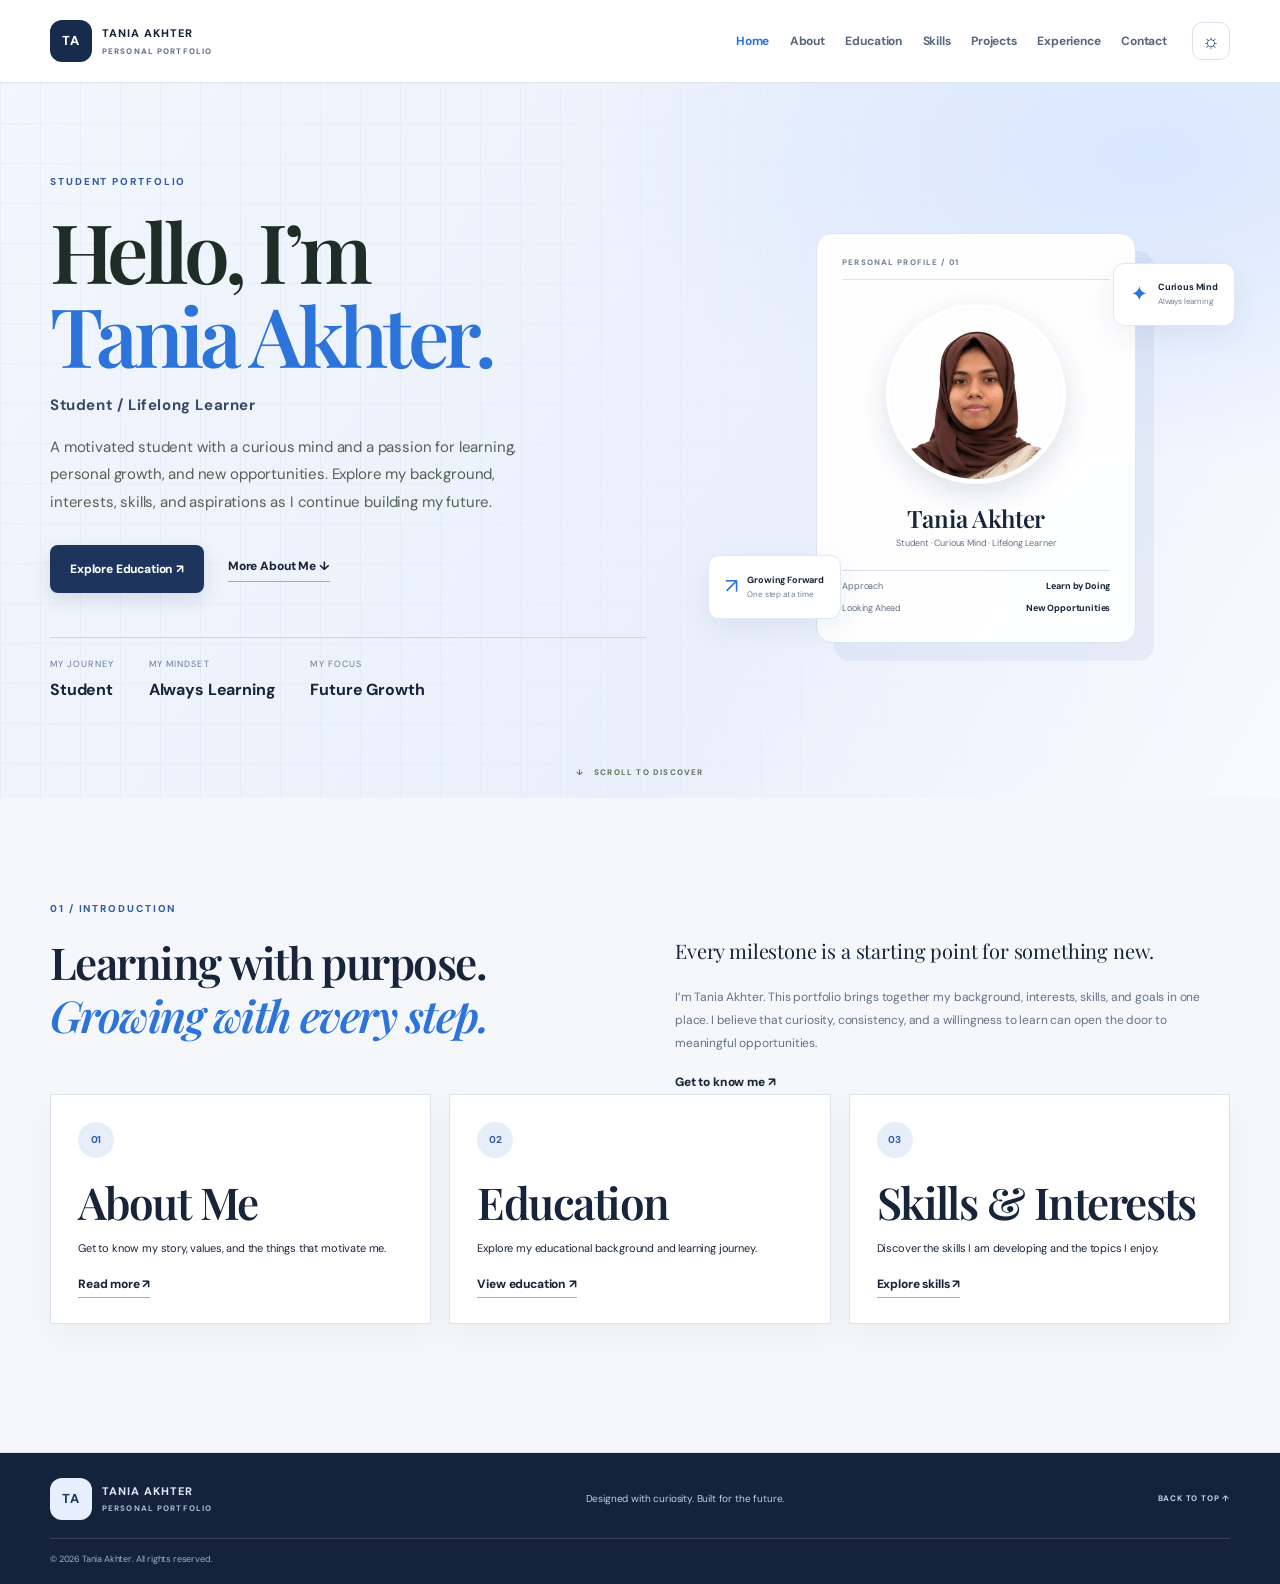
<file: index.html>
<!doctype html>
<html lang="en">
<head>
  <meta charset="utf-8">
  <meta name="viewport" content="width=device-width, initial-scale=1">
  <meta name="description" content="Tania Akhter's personal student portfolio">
  <title>Home | Tania Akhter</title>

  <!-- Google Fonts -->
  <link rel="preconnect" href="https://fonts.googleapis.com">
  <link href="https://fonts.googleapis.com/css2?family=DM+Sans:wght@400;500;600;700;800&family=Playfair+Display:wght@600;700&display=swap" rel="stylesheet">
  
  <!-- Custom Stylesheet -->
  <link rel="stylesheet" href="style.css">
</head>
<body>

  <!-- ================= HEADER / NAVIGATION ================= -->
  <header class="header">
    <nav class="nav wrap">
      <!-- Brand / Logo -->
      <a class="brand" href="index.html">
        <span class="brandmark">TA</span>
        <span>TANIA AKHTER<small>PERSONAL PORTFOLIO</small></span>
      </a>

      <!-- Mobile Menu Toggle Button -->
      <button id="menuToggle" class="menu" aria-label="Toggle navigation">☰</button>

      <!-- Navigation Links -->
      <div class="links" id="navLinks">
        <a href="index.html" class="active">Home</a>
        <a href="about.html">About</a>
        <a href="education.html">Education</a>
        <a href="skills.html">Skills</a>
        <a href="projects.html">Projects</a>
        <a href="experience.html">Experience</a>
        <a href="contact.html">Contact</a>
      </div>

      <!-- Dark Mode Theme Toggle Button -->
      <button id="themeToggle" class="theme" aria-label="Toggle dark mode">☼</button>
    </nav>
  </header>

  <!-- ================= MAIN CONTENT ================= -->
  <main>

    <!-- HERO SECTION -->
    <section class="hero">
      <div class="wrap hero-grid">
        
        <!-- Left Hero Details -->
        <div>
          <p class="eyebrow">STUDENT PORTFOLIO</p>
          <h1>Hello, I’m<br><span>Tania Akhter.</span></h1>
          <h3>Student / Lifelong Learner</h3>
          <p class="lead">
            A motivated student with a curious mind and a passion for learning, personal growth, and new opportunities. Explore my background, interests, skills, and aspirations as I continue building my future.
          </p>

          <div class="actions">
            <a class="btn" href="education.html">Explore Education ↗</a>
            <a class="text-link" href="about.html">More About Me ↓</a>
          </div>

          <div class="stats">
            <div>
              <small>MY JOURNEY</small>
              <b>Student</b>
            </div>
            <div>
              <small>MY MINDSET</small>
              <b>Always Learning</b>
            </div>
            <div>
              <small>MY FOCUS</small>
              <b>Future Growth</b>
            </div>
          </div>
        </div>

        <!-- Right Hero Visual Card with Profile Picture -->
        <div class="art">
          <div class="profile">
            <small>PERSONAL PROFILE / 01</small>
            
            <!-- PROFILE PICTURE SECTION -->
            <!-- Instructions: Replace 'profile.jpg' with your image file name or URL -->
            <div class="profile-avatar-wrapper">
              <img src="tania.jpeg" alt="Tania Akhter" class="profile-avatar" onerror="this.style.display='none'; document.getElementById('monogramFallback').style.display='flex';">
              
              <!-- Monogram Fallback (Displays automatically if image is not uploaded yet) -->
              <div id="monogramFallback" class="monogram" style="display: none;">T<span>A</span></div>
            </div>

            <h2>Tania Akhter</h2>
            <p>Student · Curious Mind · Lifelong Learner</p>
            <hr>

            <div class="mini">
              <span>Approach</span>
              <b>Learn by Doing</b>
            </div>
            <div class="mini">
              <span>Looking Ahead</span>
              <b>New Opportunities</b>
            </div>
          </div>

          <!-- Floating Badges -->
          <div class="float f1">
            ✦ <span><b>Curious Mind</b><small>Always learning</small></span>
          </div>
          <div class="float f2">
            ↗ <span><b>Growing Forward</b><small>One step at a time</small></span>
          </div>
        </div>

      </div>

      <!-- Scroll Prompt Link -->
      <a class="scroll" href="#intro">↓ &nbsp; SCROLL TO DISCOVER</a>
    </section>

    <!-- INTRODUCTION SECTION -->
    <section class="section wrap" id="intro">
      <p class="eyebrow">01 / INTRODUCTION</p>
      
      <div class="split">
        <h2>Learning with purpose.<br><em>Growing with every step.</em></h2>
        <div>
          <p class="lead">Every milestone is a starting point for something new.</p>
          <p class="muted">
            I’m Tania Akhter. This portfolio brings together my background, interests, skills, and goals in one place. I believe that curiosity, consistency, and a willingness to learn can open the door to meaningful opportunities.
          </p>
          <a class="inline" href="about.html">Get to know me ↗</a>
        </div>
      </div>

      <!-- Cards Grid -->
      <div class="cards home-cards">
        <article>
          <b>01</b>
          <h2>About Me</h2>
          <p>Get to know my story, values, and the things that motivate me.</p>
          <a class="inline" href="about.html">Read more ↗</a>
        </article>

        <article>
          <b>02</b>
          <h2>Education</h2>
          <p>Explore my educational background and learning journey.</p>
          <a class="inline" href="education.html">View education ↗</a>
        </article>

        <article>
          <b>03</b>
          <h2>Skills &amp; Interests</h2>
          <p>Discover the skills I am developing and the topics I enjoy.</p>
          <a class="inline" href="skills.html">Explore skills ↗</a>
        </article>
      </div>
    </section>

  </main>

  <!-- ================= FOOTER ================= -->
  <footer class="footer">
    <div class="wrap foot">
      <a class="brand" href="index.html">
        <span class="brandmark">TA</span>
        <span>TANIA AKHTER<small>PERSONAL PORTFOLIO</small></span>
      </a>
      <p>Designed with curiosity. Built for the future.</p>
      <a href="index.html">BACK TO TOP ↑</a>
    </div>
    <div class="wrap copyright">
      © <span id="year"></span> Tania Akhter. All rights reserved.
    </div>
  </footer>

  <!-- Main JavaScript File -->
  <script src="script.js"></script>

</body>
</html>
</file>
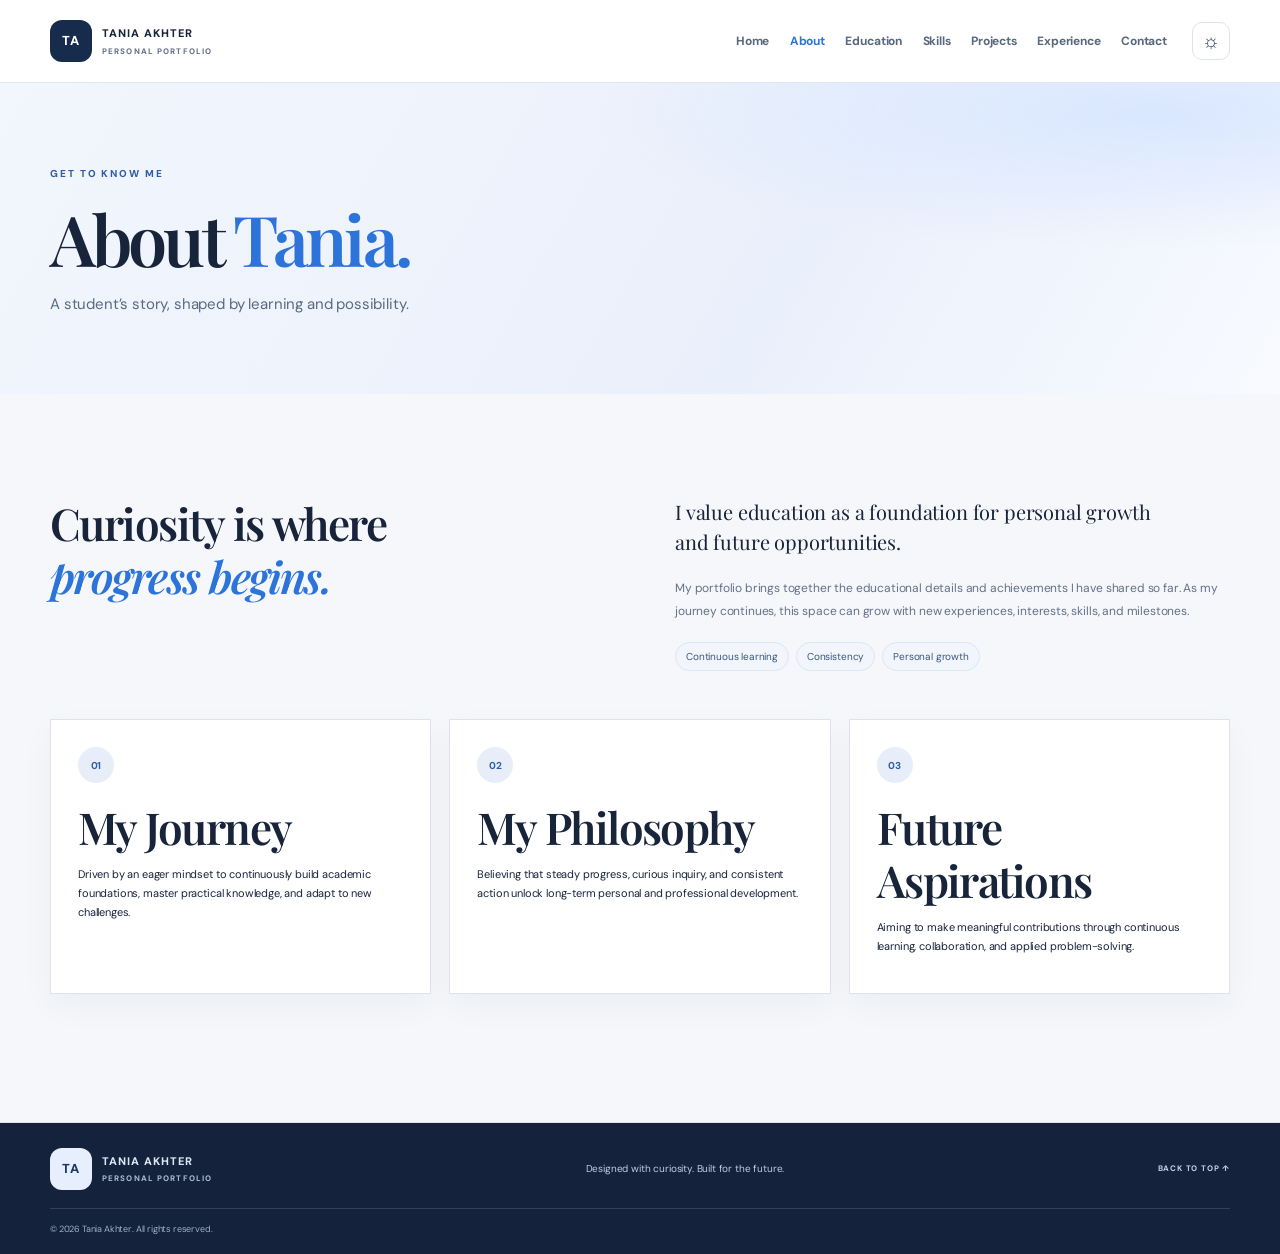
<file: about.html>
<!doctype html>
<html lang="en">
<head>
  <meta charset="utf-8">
  <meta name="viewport" content="width=device-width, initial-scale=1">
  <meta name="description" content="Tania Akhter's personal student portfolio">
  <title>About | Tania Akhter</title>

  <!-- Google Fonts -->
  <link rel="preconnect" href="https://fonts.googleapis.com">
  <link href="https://fonts.googleapis.com/css2?family=DM+Sans:wght@400;500;600;700;800&family=Playfair+Display:wght@600;700&display=swap" rel="stylesheet">
  
  <!-- Custom Stylesheet -->
  <link rel="stylesheet" href="style.css">
</head>
<body>

  <!-- ================= HEADER / NAVIGATION ================= -->
  <header class="header">
    <nav class="nav wrap">
      <!-- Brand / Logo -->
      <a class="brand" href="index.html">
        <span class="brandmark">TA</span>
        <span>TANIA AKHTER<small>PERSONAL PORTFOLIO</small></span>
      </a>

      <!-- Mobile Menu Toggle Button -->
      <button id="menuToggle" class="menu" aria-label="Toggle navigation">☰</button>

      <!-- Navigation Links -->
      <div class="links" id="navLinks">
        <a href="index.html">Home</a>
        <a href="about.html" class="active">About</a>
        <a href="education.html">Education</a>
        <a href="skills.html">Skills</a>
        <a href="projects.html">Projects</a>
        <a href="experience.html">Experience</a>
        <a href="contact.html">Contact</a>
      </div>

      <!-- Dark Mode Theme Toggle Button -->
      <button id="themeToggle" class="theme" aria-label="Toggle dark mode">☼</button>
    </nav>
  </header>

  <!-- ================= MAIN CONTENT ================= -->
  <main>

    <!-- PAGE HERO SECTION -->
    <section class="page-hero">
      <div class="wrap">
        <p class="eyebrow">GET TO KNOW ME</p>
        <h1>About <span>Tania.</span></h1>
        <p class="lead">A student’s story, shaped by learning and possibility.</p>
      </div>
    </section>

    <!-- MAIN INTRODUCTION SECTION -->
    <section class="section wrap">
      <div class="split">
        <h2>Curiosity is where<br><em>progress begins.</em></h2>
        <div>
          <p class="lead">
            I value education as a foundation for personal growth and future opportunities.
          </p>
          <p class="muted">
            My portfolio brings together the educational details and achievements I have shared so far. As my journey continues, this space can grow with new experiences, interests, skills, and milestones.
          </p>
          <div class="chips">
            <span>Continuous learning</span>
            <span>Consistency</span>
            <span>Personal growth</span>
          </div>
        </div>
      </div>

      <!-- CARDS / FEATURE HIGHLIGHTS -->
      <div class="cards home-cards" style="margin-top: 3rem;">
        <article>
          <b>01</b>
          <h2>My Journey</h2>
          <p>Driven by an eager mindset to continuously build academic foundations, master practical knowledge, and adapt to new challenges.</p>
        </article>

        <article>
          <b>02</b>
          <h2>My Philosophy</h2>
          <p>Believing that steady progress, curious inquiry, and consistent action unlock long-term personal and professional development.</p>
        </article>

        <article>
          <b>03</b>
          <h2>Future Aspirations</h2>
          <p>Aiming to make meaningful contributions through continuous learning, collaboration, and applied problem-solving.</p>
        </article>
      </div>
    </section>

  </main>

  <!-- ================= FOOTER ================= -->
  <footer class="footer">
    <div class="wrap foot">
      <a class="brand" href="index.html">
        <span class="brandmark">TA</span>
        <span>TANIA AKHTER<small>PERSONAL PORTFOLIO</small></span>
      </a>
      <p>Designed with curiosity. Built for the future.</p>
      <a href="index.html">BACK TO TOP ↑</a>
    </div>
    <div class="wrap copyright">
      © <span id="year"></span> Tania Akhter. All rights reserved.
    </div>
  </footer>

  <!-- Main JavaScript File -->
  <script src="script.js"></script>

</body>
</html>
</file>
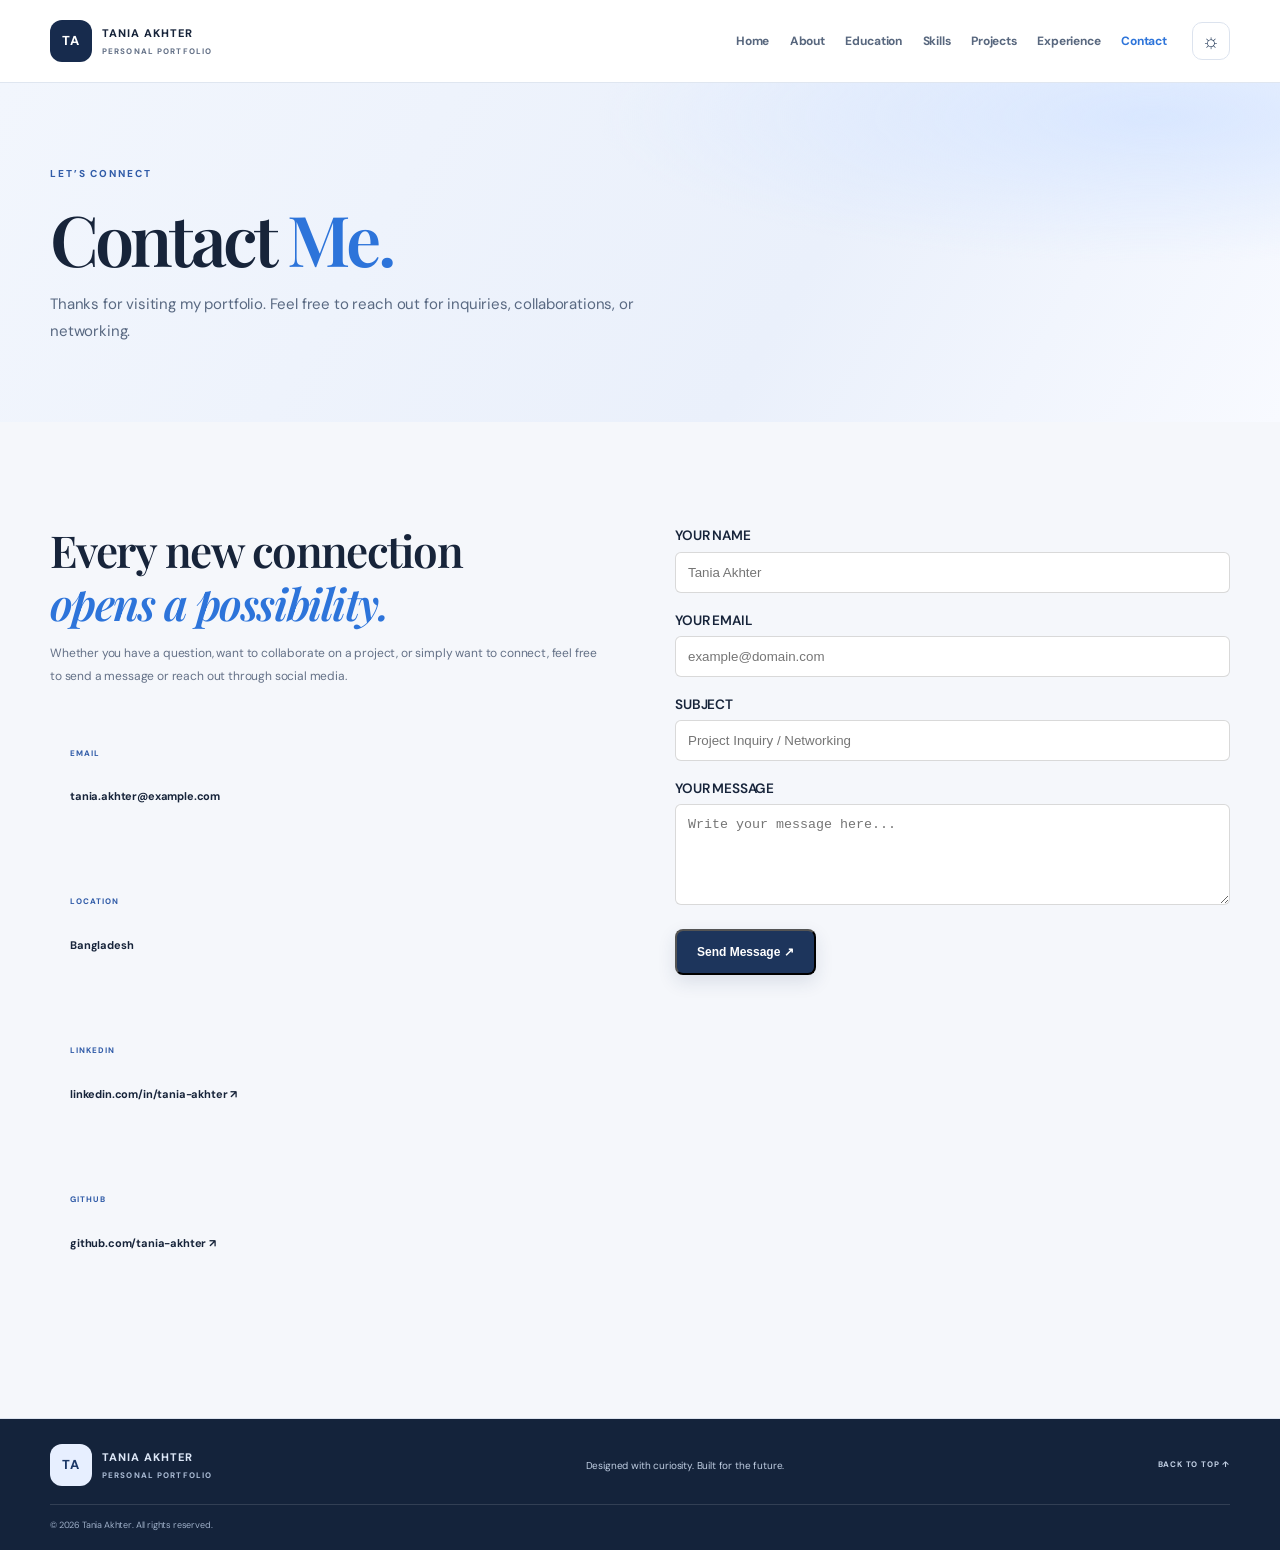
<file: contact.html>
<!doctype html>
<html lang="en">
<head>
  <meta charset="utf-8">
  <meta name="viewport" content="width=device-width, initial-scale=1">
  <meta name="description" content="Tania Akhter's personal student portfolio">
  <title>Contact | Tania Akhter</title>

  <!-- Google Fonts -->
  <link rel="preconnect" href="https://fonts.googleapis.com">
  <link href="https://fonts.googleapis.com/css2?family=DM+Sans:wght@400;500;600;700;800&family=Playfair+Display:wght@600;700&display=swap" rel="stylesheet">
  
  <!-- Custom Stylesheet -->
  <link rel="stylesheet" href="style.css">
</head>
<body>

  <!-- ================= HEADER / NAVIGATION ================= -->
  <header class="header">
    <nav class="nav wrap">
      <!-- Brand / Logo -->
      <a class="brand" href="index.html">
        <span class="brandmark">TA</span>
        <span>TANIA AKHTER<small>PERSONAL PORTFOLIO</small></span>
      </a>

      <!-- Mobile Menu Toggle Button -->
      <button id="menuToggle" class="menu" aria-label="Toggle navigation">☰</button>

      <!-- Navigation Links -->
      <div class="links" id="navLinks">
        <a href="index.html">Home</a>
        <a href="about.html">About</a>
        <a href="education.html">Education</a>
        <a href="skills.html">Skills</a>
        <a href="projects.html">Projects</a>
        <a href="experience.html">Experience</a>
        <a href="contact.html" class="active">Contact</a>
      </div>

      <!-- Dark Mode Theme Toggle Button -->
      <button id="themeToggle" class="theme" aria-label="Toggle dark mode">☼</button>
    </nav>
  </header>

  <!-- ================= MAIN CONTENT ================= -->
  <main>

    <!-- PAGE HERO SECTION -->
    <section class="page-hero">
      <div class="wrap">
        <p class="eyebrow">LET’S CONNECT</p>
        <h1>Contact <span>Me.</span></h1>
        <p class="lead">Thanks for visiting my portfolio. Feel free to reach out for inquiries, collaborations, or networking.</p>
      </div>
    </section>

    <!-- MAIN CONTACT SECTION -->
    <section class="section wrap">
      <div class="split">
        <div>
          <h2>Every new connection<br><em>opens a possibility.</em></h2>
          <p class="muted">
            Whether you have a question, want to collaborate on a project, or simply want to connect, feel free to send a message or reach out through social media.
          </p>

          <!-- Contact Information Grid -->
          <div class="contact-details" style="margin-top: 2rem; display: grid; gap: 1.5rem;">
            
            <div class="contact-item">
              <small>EMAIL</small>
              <!-- EDIT HERE: Replace with your actual email -->
              <p><b><a href="mailto:tania.akhter@example.com">tania.akhter@example.com</a></b></p>
            </div>

            <div class="contact-item">
              <small>LOCATION</small>
              <!-- EDIT HERE: Replace with your location -->
              <p><b>Bangladesh</b></p>
            </div>

            <div class="contact-item">
              <small>LINKEDIN</small>
              <!-- EDIT HERE: Replace with your LinkedIn profile link -->
              <p><b><a href="https://linkedin.com/in/yourprofile" target="_blank" rel="noopener">linkedin.com/in/tania-akhter ↗</a></b></p>
            </div>

            <div class="contact-item">
              <small>GITHUB</small>
              <!-- EDIT HERE: Replace with your GitHub profile link -->
              <p><b><a href="https://github.com/yourprofile" target="_blank" rel="noopener">github.com/tania-akhter ↗</a></b></p>
            </div>

          </div>
        </div>

        <!-- Contact Form Section -->
        <div>
          <!-- EDIT HERE: To receive actual emails via webform, replace 'yourformid' with a Formspree ID or mail handler -->
          <form class="contact-form" action="https://formspree.io/f/yourformid" method="POST" style="display: flex; flex-direction: column; gap: 1rem;">
            <div>
              <label for="name" style="font-size: 0.85rem; font-weight: 600; display: block; margin-bottom: 0.25rem;">YOUR NAME</label>
              <input type="text" id="name" name="name" placeholder="Tania Akhter" required style="width: 100%; padding: 0.75rem; border: 1px solid rgba(0,0,0,0.15); border-radius: 6px;">
            </div>

            <div>
              <label for="email" style="font-size: 0.85rem; font-weight: 600; display: block; margin-bottom: 0.25rem;">YOUR EMAIL</label>
              <input type="email" id="email" name="email" placeholder="example@domain.com" required style="width: 100%; padding: 0.75rem; border: 1px solid rgba(0,0,0,0.15); border-radius: 6px;">
            </div>

            <div>
              <label for="subject" style="font-size: 0.85rem; font-weight: 600; display: block; margin-bottom: 0.25rem;">SUBJECT</label>
              <input type="text" id="subject" name="subject" placeholder="Project Inquiry / Networking" required style="width: 100%; padding: 0.75rem; border: 1px solid rgba(0,0,0,0.15); border-radius: 6px;">
            </div>

            <div>
              <label for="message" style="font-size: 0.85rem; font-weight: 600; display: block; margin-bottom: 0.25rem;">YOUR MESSAGE</label>
              <textarea id="message" name="message" rows="5" placeholder="Write your message here..." required style="width: 100%; padding: 0.75rem; border: 1px solid rgba(0,0,0,0.15); border-radius: 6px;"></textarea>
            </div>

            <button type="submit" class="btn" style="cursor: pointer; align-self: flex-start;">Send Message ↗</button>
          </form>
        </div>
      </div>
    </section>

  </main>

  <!-- ================= FOOTER ================= -->
  <footer class="footer">
    <div class="wrap foot">
      <a class="brand" href="index.html">
        <span class="brandmark">TA</span>
        <span>TANIA AKHTER<small>PERSONAL PORTFOLIO</small></span>
      </a>
      <p>Designed with curiosity. Built for the future.</p>
      <a href="index.html">BACK TO TOP ↑</a>
    </div>
    <div class="wrap copyright">
      © <span id="year"></span> Tania Akhter. All rights reserved.
    </div>
  </footer>

  <!-- Main JavaScript File -->
  <script src="script.js"></script>

</body>
</html>
</file>
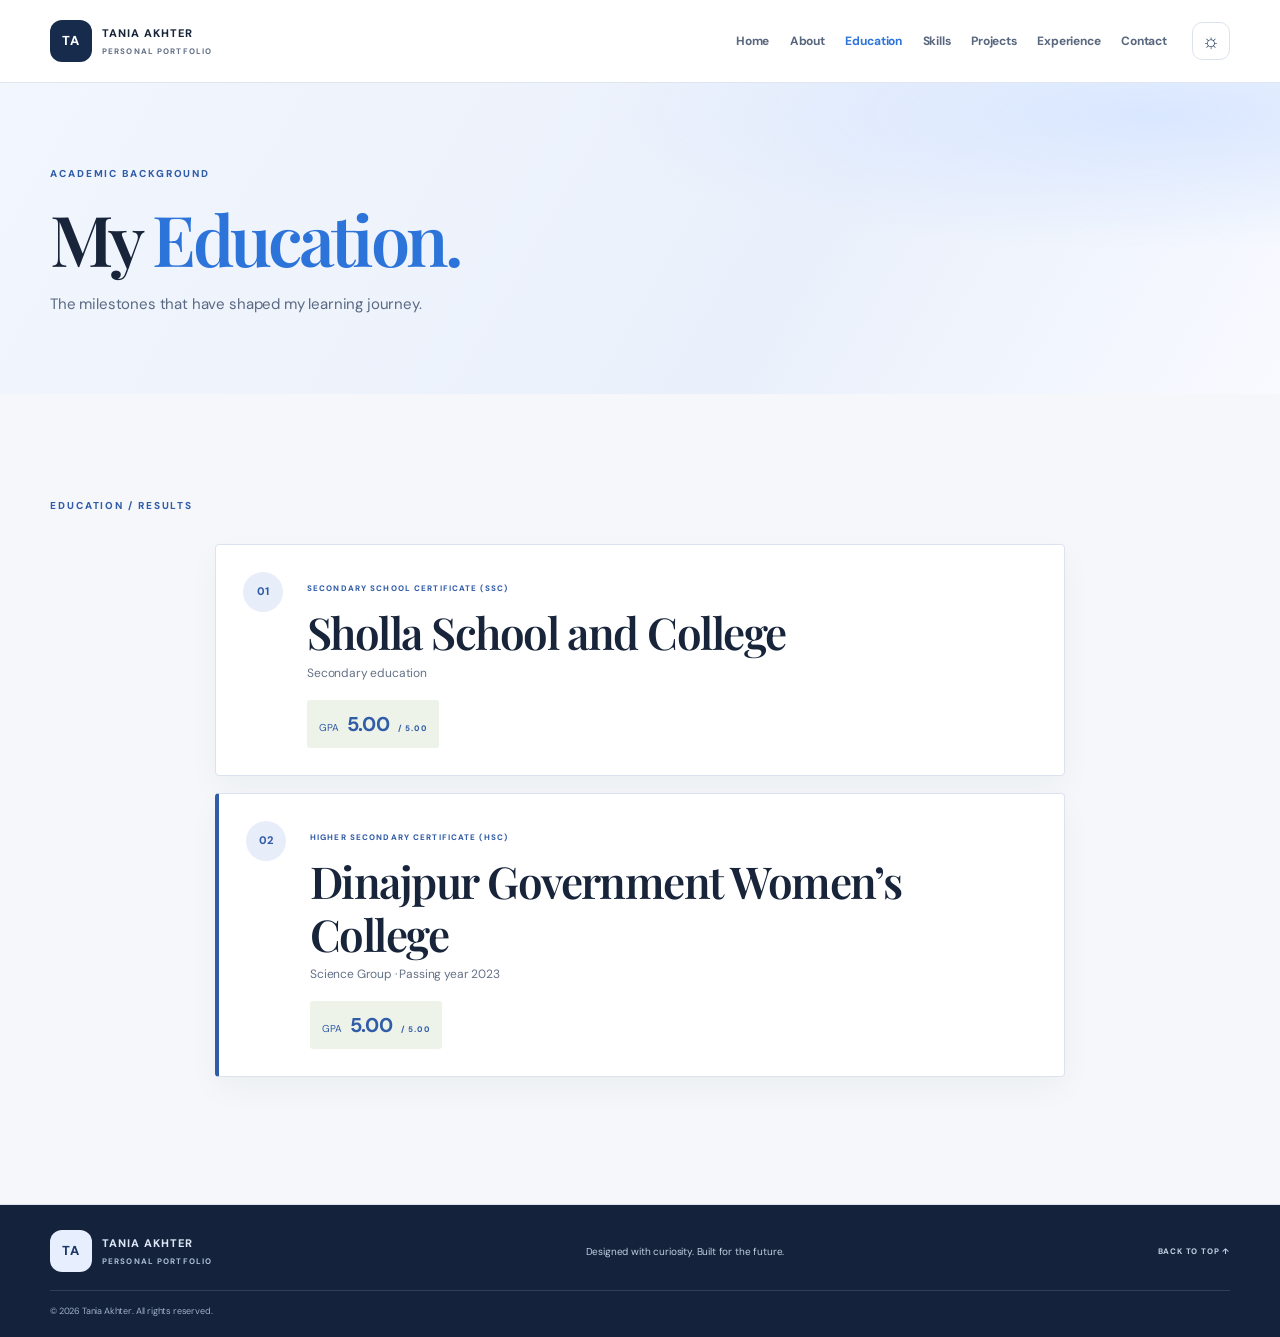
<file: education.html>
<!doctype html>
<html lang="en">
<head>
  <meta charset="utf-8">
  <meta name="viewport" content="width=device-width, initial-scale=1">
  <meta name="description" content="Tania Akhter's personal student portfolio">
  <title>Education | Tania Akhter</title>

  <!-- Google Fonts -->
  <link rel="preconnect" href="https://fonts.googleapis.com">
  <link href="https://fonts.googleapis.com/css2?family=DM+Sans:wght@400;500;600;700;800&family=Playfair+Display:wght@600;700&display=swap" rel="stylesheet">
  
  <!-- Custom Stylesheet -->
  <link rel="stylesheet" href="style.css">
</head>
<body>

  <!-- ================= HEADER / NAVIGATION ================= -->
  <header class="header">
    <nav class="nav wrap">
      <!-- Brand / Logo -->
      <a class="brand" href="index.html">
        <span class="brandmark">TA</span>
        <span>TANIA AKHTER<small>PERSONAL PORTFOLIO</small></span>
      </a>

      <!-- Mobile Menu Toggle Button -->
      <button id="menuToggle" class="menu" aria-label="Toggle navigation">☰</button>

      <!-- Navigation Links -->
      <div class="links" id="navLinks">
        <a href="index.html">Home</a>
        <a href="about.html">About</a>
        <a href="education.html" class="active">Education</a>
        <a href="skills.html">Skills</a>
        <a href="projects.html">Projects</a>
        <a href="experience.html">Experience</a>
        <a href="contact.html">Contact</a>
      </div>

      <!-- Dark Mode Theme Toggle Button -->
      <button id="themeToggle" class="theme" aria-label="Toggle dark mode">☼</button>
    </nav>
  </header>

  <!-- ================= MAIN CONTENT ================= -->
  <main>

    <!-- PAGE HERO SECTION -->
    <section class="page-hero">
      <div class="wrap">
        <p class="eyebrow">ACADEMIC BACKGROUND</p>
        <h1>My <span>Education.</span></h1>
        <p class="lead">The milestones that have shaped my learning journey.</p>
      </div>
    </section>

    <!-- ACADEMIC MILESTONES SECTION -->
    <section class="section wrap">
      <p class="eyebrow">EDUCATION / RESULTS</p>
      
      <div class="edu">

        <!-- Education Entry 01: SSC -->
        <div class="edu-card">
          <div class="num">01</div>
          <div>
            <small>SECONDARY SCHOOL CERTIFICATE (SSC)</small>
            <!-- EDIT HERE: Institution Name -->
            <h2>Sholla School and College</h2>
            <!-- EDIT HERE: Group/Details -->
            <p class="muted">Secondary education</p>
            <!-- EDIT HERE: Result/GPA -->
            <div class="gpa">
              GPA <b>5.00</b> <small>/ 5.00</small>
            </div>
          </div>
        </div>

        <!-- Education Entry 02: HSC -->
        <div class="edu-card highlight">
          <div class="num">02</div>
          <div>
            <small>HIGHER SECONDARY CERTIFICATE (HSC)</small>
            <!-- EDIT HERE: Institution Name -->
            <h2>Dinajpur Government Women’s College</h2>
            <!-- EDIT HERE: Group & Year -->
            <p class="muted">Science Group · Passing year 2023</p>
            <!-- EDIT HERE: Result/GPA -->
            <div class="gpa">
              GPA <b>5.00</b> <small>/ 5.00</small>
            </div>
          </div>
        </div>

        <!-- Optional Education Entry 03: University / Ongoing Study -->
        <!--
        <div class="edu-card">
          <div class="num">03</div>
          <div>
            <small>BACHELOR OF SCIENCE (B.Sc.)</small>
            <h2>University Name</h2>
            <p class="muted">Department Name · Ongoing</p>
            <div class="gpa">
              CGPA <b>3.85</b> <small>/ 4.00</small>
            </div>
          </div>
        </div>
        -->

      </div>
    </section>

  </main>

  <!-- ================= FOOTER ================= -->
  <footer class="footer">
    <div class="wrap foot">
      <a class="brand" href="index.html">
        <span class="brandmark">TA</span>
        <span>TANIA AKHTER<small>PERSONAL PORTFOLIO</small></span>
      </a>
      <p>Designed with curiosity. Built for the future.</p>
      <a href="index.html">BACK TO TOP ↑</a>
    </div>
    <div class="wrap copyright">
      © <span id="year"></span> Tania Akhter. All rights reserved.
    </div>
  </footer>

  <!-- Main JavaScript File -->
  <script src="script.js"></script>

</body>
</html>
</file>
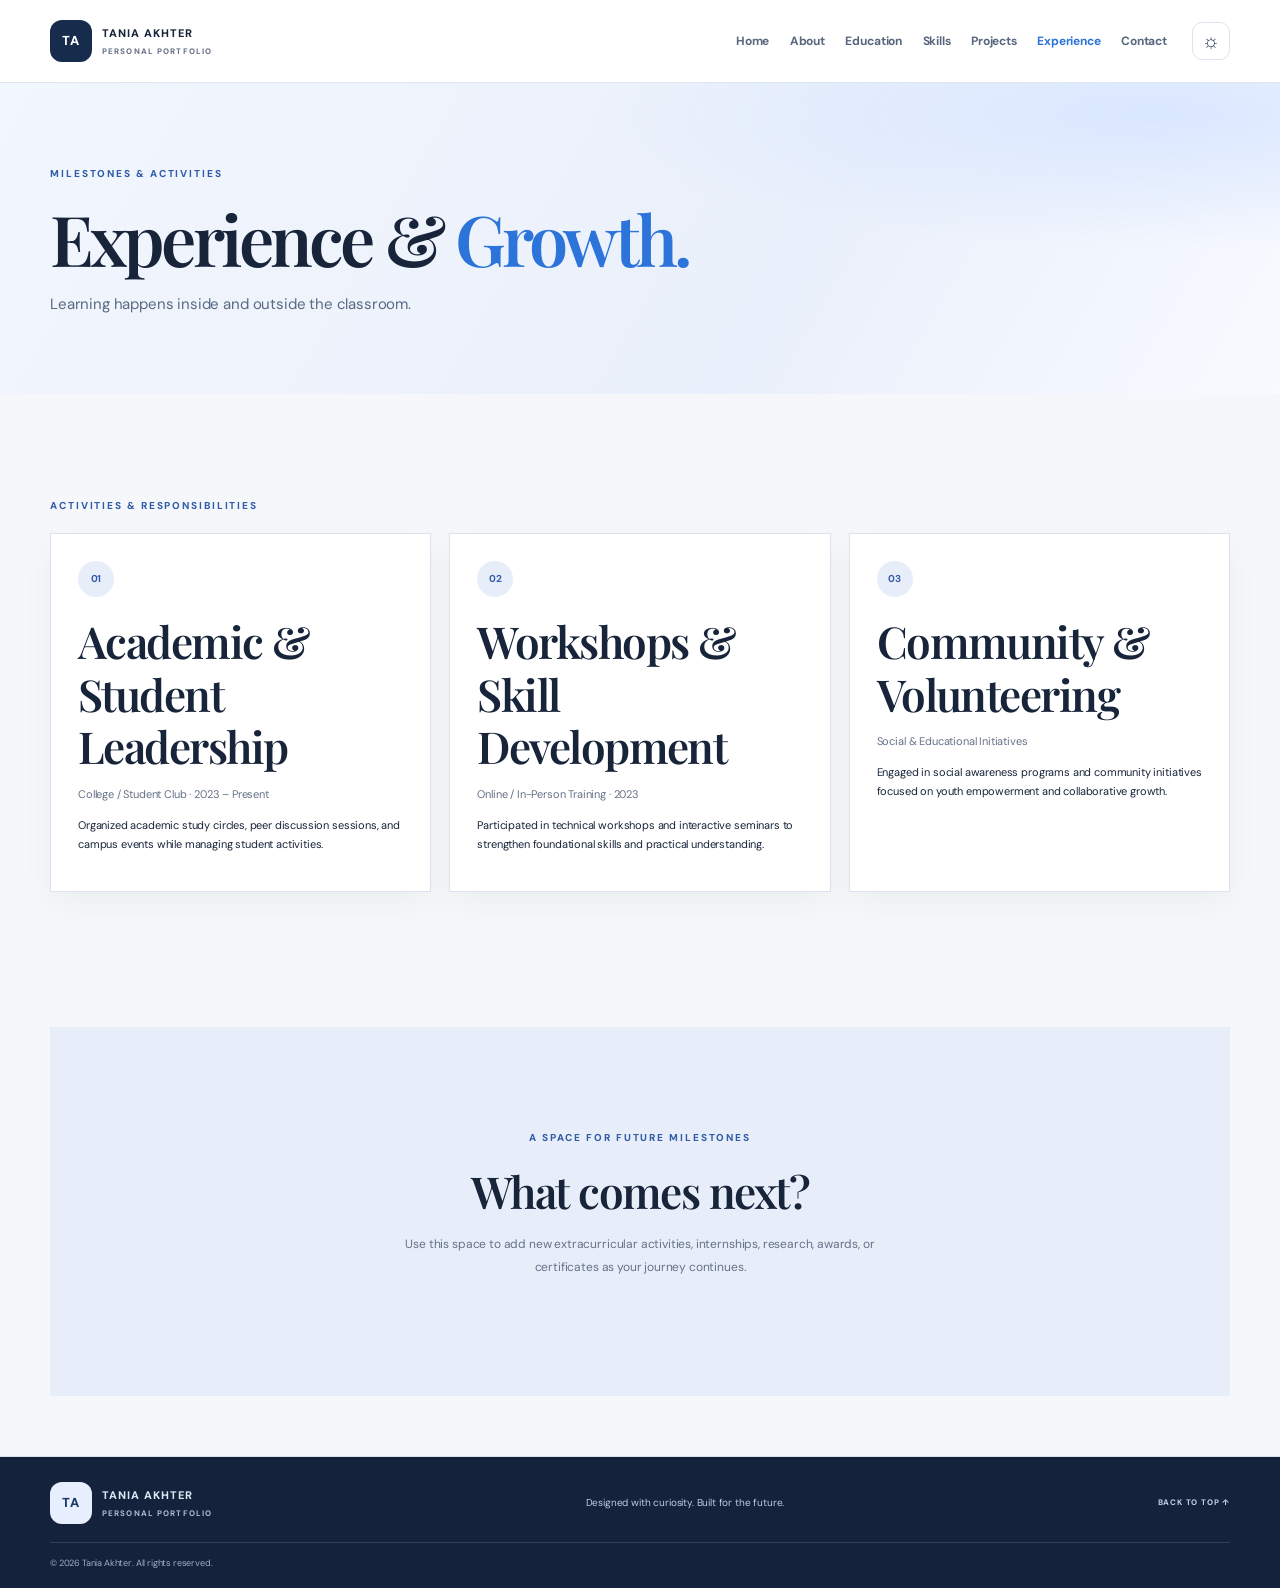
<file: experience.html>
<!doctype html>
<html lang="en">
<head>
  <meta charset="utf-8">
  <meta name="viewport" content="width=device-width, initial-scale=1">
  <meta name="description" content="Tania Akhter's personal student portfolio">
  <title>Experience | Tania Akhter</title>

  <!-- Google Fonts -->
  <link rel="preconnect" href="https://fonts.googleapis.com">
  <link href="https://fonts.googleapis.com/css2?family=DM+Sans:wght@400;500;600;700;800&family=Playfair+Display:wght@600;700&display=swap" rel="stylesheet">
  
  <!-- Custom Stylesheet -->
  <link rel="stylesheet" href="style.css">
</head>
<body>

  <!-- ================= HEADER / NAVIGATION ================= -->
  <header class="header">
    <nav class="nav wrap">
      <!-- Brand / Logo -->
      <a class="brand" href="index.html">
        <span class="brandmark">TA</span>
        <span>TANIA AKHTER<small>PERSONAL PORTFOLIO</small></span>
      </a>

      <!-- Mobile Menu Toggle Button -->
      <button id="menuToggle" class="menu" aria-label="Toggle navigation">☰</button>

      <!-- Navigation Links -->
      <div class="links" id="navLinks">
        <a href="index.html">Home</a>
        <a href="about.html">About</a>
        <a href="education.html">Education</a>
        <a href="skills.html">Skills</a>
        <a href="projects.html">Projects</a>
        <a href="experience.html" class="active">Experience</a>
        <a href="contact.html">Contact</a>
      </div>

      <!-- Dark Mode Theme Toggle Button -->
      <button id="themeToggle" class="theme" aria-label="Toggle dark mode">☼</button>
    </nav>
  </header>

  <!-- ================= MAIN CONTENT ================= -->
  <main>

    <!-- PAGE HERO SECTION -->
    <section class="page-hero">
      <div class="wrap">
        <p class="eyebrow">MILESTONES & ACTIVITIES</p>
        <h1>Experience &amp; <span>Growth.</span></h1>
        <p class="lead">Learning happens inside and outside the classroom.</p>
      </div>
    </section>

    <!-- EXPERIENCE CARDS & ACTIVITIES SECTION -->
    <section class="section wrap">
      <p class="eyebrow">ACTIVITIES &amp; RESPONSIBILITIES</p>

      <div class="cards home-cards">
        
        <!-- Experience Entry 01 -->
        <article>
          <b>01</b>
          <!-- EDIT HERE: Role Title -->
          <h2>Academic &amp; Student Leadership</h2>
          <!-- EDIT HERE: Organization / Institution -->
          <p class="muted">College / Student Club · 2023 – Present</p>
          <!-- EDIT HERE: Description -->
          <p>Organized academic study circles, peer discussion sessions, and campus events while managing student activities.</p>
        </article>

        <!-- Experience Entry 02 -->
        <article>
          <b>02</b>
          <!-- EDIT HERE: Workshop / Training Title -->
          <h2>Workshops &amp; Skill Development</h2>
          <!-- EDIT HERE: Provider / Platform -->
          <p class="muted">Online / In-Person Training · 2023</p>
          <!-- EDIT HERE: Description -->
          <p>Participated in technical workshops and interactive seminars to strengthen foundational skills and practical understanding.</p>
        </article>

        <!-- Experience Entry 03 -->
        <article>
          <b>03</b>
          <!-- EDIT HERE: Volunteer Work Title -->
          <h2>Community &amp; Volunteering</h2>
          <!-- EDIT HERE: Organization / Event -->
          <p class="muted">Social &amp; Educational Initiatives</p>
          <!-- EDIT HERE: Description -->
          <p>Engaged in social awareness programs and community initiatives focused on youth empowerment and collaborative growth.</p>
        </article>

      </div>
    </section>

    <!-- FUTURE MILESTONES BANNER -->
    <section class="section wrap center" style="margin-top: 2rem;">
      <p class="eyebrow">A SPACE FOR FUTURE MILESTONES</p>
      <h2>What comes next?</h2>
      <p class="muted">Use this space to add new extracurricular activities, internships, research, awards, or certificates as your journey continues.</p>
    </section>

  </main>

  <!-- ================= FOOTER ================= -->
  <footer class="footer">
    <div class="wrap foot">
      <a class="brand" href="index.html">
        <span class="brandmark">TA</span>
        <span>TANIA AKHTER<small>PERSONAL PORTFOLIO</small></span>
      </a>
      <p>Designed with curiosity. Built for the future.</p>
      <a href="index.html">BACK TO TOP ↑</a>
    </div>
    <div class="wrap copyright">
      © <span id="year"></span> Tania Akhter. All rights reserved.
    </div>
  </footer>

  <!-- Main JavaScript File -->
  <script src="script.js"></script>

</body>
</html>
</file>
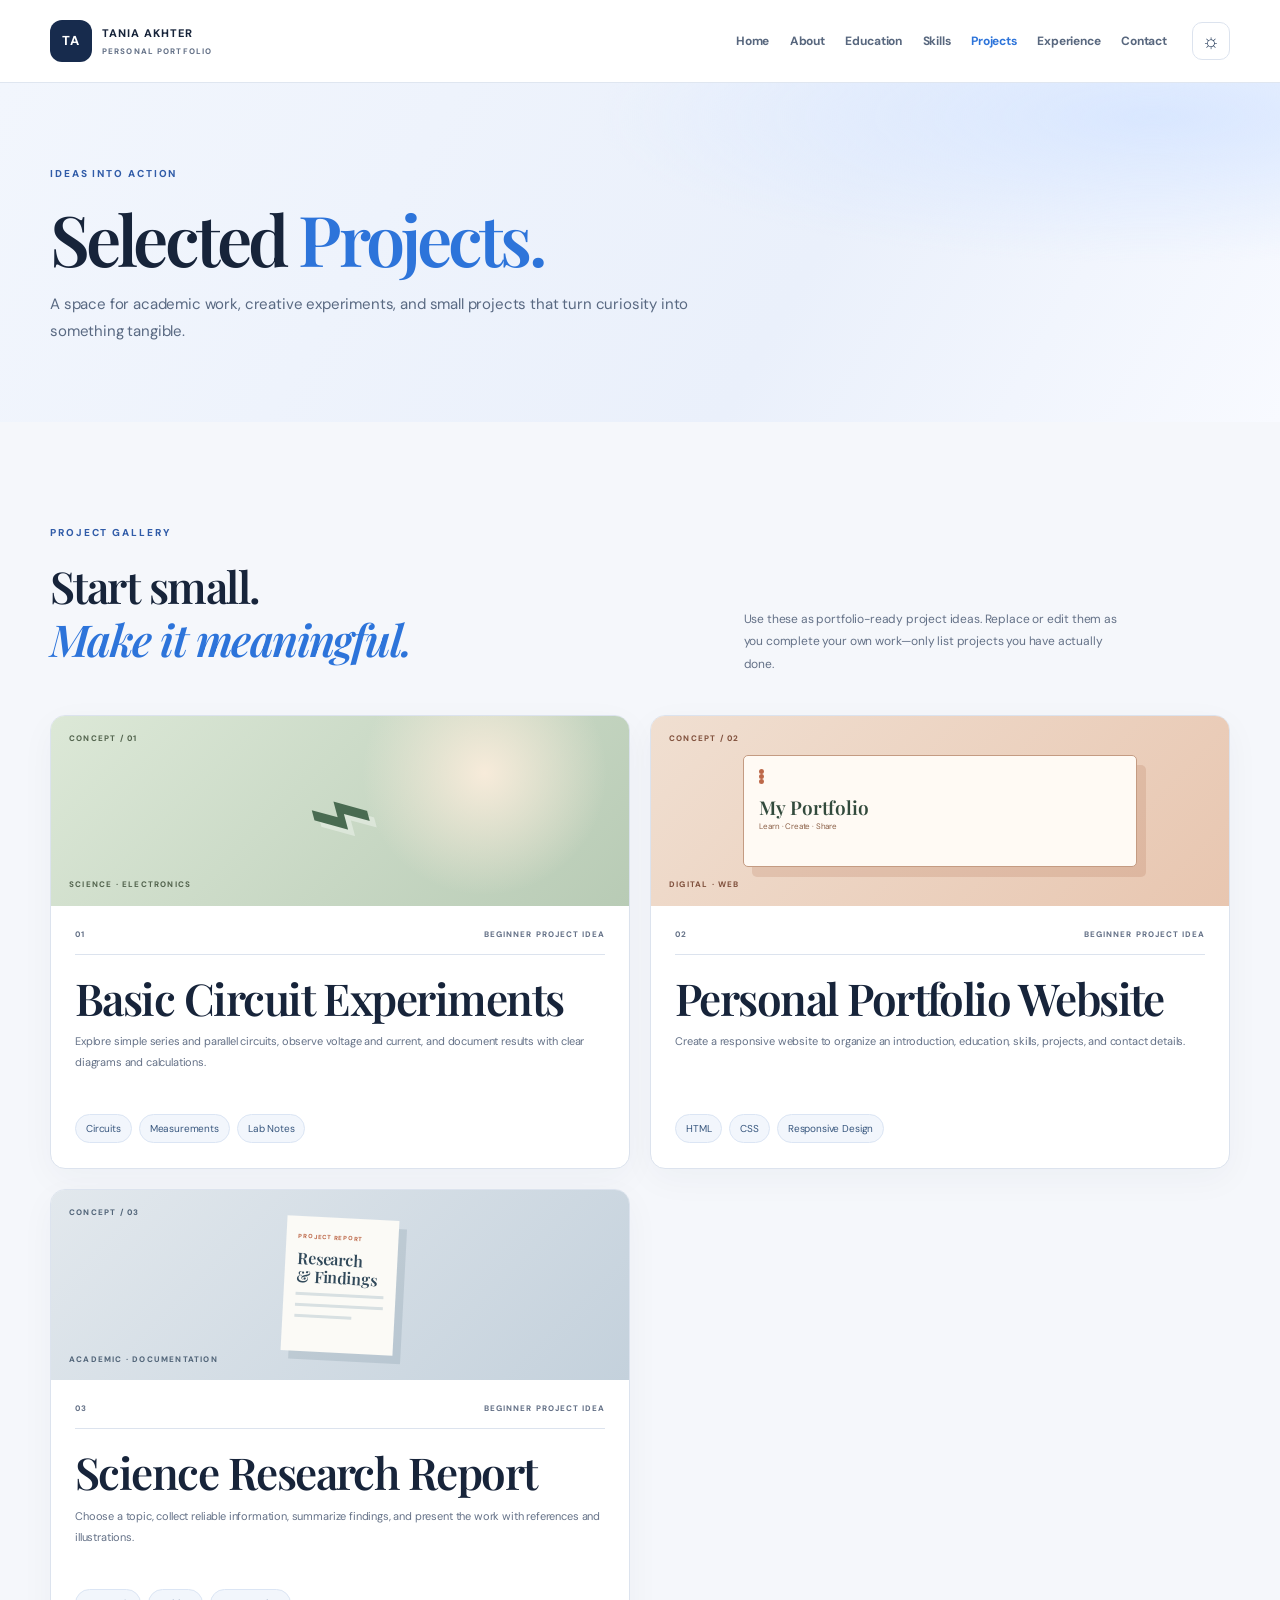
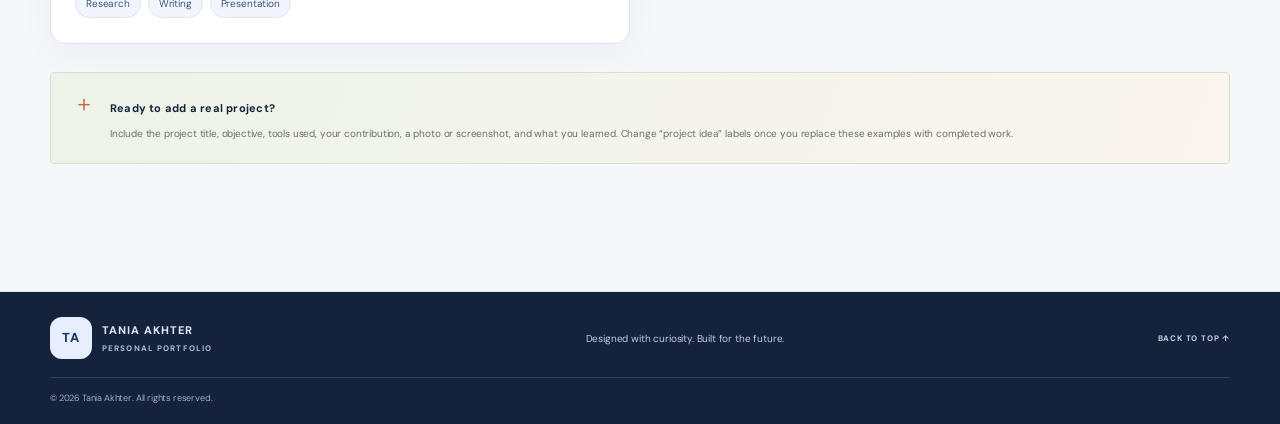
<file: projects.html>
<!doctype html>
<html lang="en">
<head>
  <meta charset="utf-8">
  <meta name="viewport" content="width=device-width, initial-scale=1">
  <meta name="description" content="Selected learning projects and ideas in Tania Akhter's portfolio.">
  <title>Projects | Tania Akhter</title>
  <link rel="preconnect" href="https://fonts.googleapis.com">
  <link href="https://fonts.googleapis.com/css2?family=DM+Sans:wght@400;500;600;700;800&family=Playfair+Display:wght@600;700&display=swap" rel="stylesheet">
  <link rel="stylesheet" href="style.css">
</head>
<body>
<header class="header"><nav class="nav wrap">
  <a class="brand" href="index.html"><span class="brandmark">TA</span><span>TANIA AKHTER<small>PERSONAL PORTFOLIO</small></span></a>
  <button id="menuToggle" class="menu" aria-label="Toggle navigation">☰</button>
  <div class="links" id="navLinks"><a href="index.html">Home</a><a href="about.html">About</a><a href="education.html">Education</a><a href="skills.html">Skills</a><a href="projects.html" class="active">Projects</a><a href="experience.html">Experience</a><a href="contact.html">Contact</a></div>
  <button id="themeToggle" class="theme" aria-label="Toggle dark mode">☼</button>
</nav></header>
<main>
  <section class="page-hero"><div class="wrap"><p class="eyebrow">IDEAS INTO ACTION</p><h1>Selected <span>Projects.</span></h1><p class="lead">A space for academic work, creative experiments, and small projects that turn curiosity into something tangible.</p></div></section>
  <section class="section wrap">
    <div class="project-heading"><div><p class="eyebrow">PROJECT GALLERY</p><h2 class="subheading">Start small.<br><em>Make it meaningful.</em></h2></div><p class="muted">Use these as portfolio-ready project ideas. Replace or edit them as you complete your own work—only list projects you have actually done.</p></div>
    <div class="project-grid">
      <article class="project-card project-feature"><div class="project-art art-circuit"><span class="art-label">CONCEPT / 01</span><div class="circuit-symbol">⌁</div><span class="art-caption">SCIENCE · ELECTRONICS</span></div><div class="project-body"><div class="project-meta"><span>01</span><span>BEGINNER PROJECT IDEA</span></div><h2>Basic Circuit Experiments</h2><p>Explore simple series and parallel circuits, observe voltage and current, and document results with clear diagrams and calculations.</p><div class="chips"><span>Circuits</span><span>Measurements</span><span>Lab Notes</span></div></div></article>
      <article class="project-card"><div class="project-art art-web"><span class="art-label">CONCEPT / 02</span><div class="browser-art"><i></i><i></i><i></i><b>My Portfolio</b><span>Learn · Create · Share</span></div><span class="art-caption">DIGITAL · WEB</span></div><div class="project-body"><div class="project-meta"><span>02</span><span>BEGINNER PROJECT IDEA</span></div><h2>Personal Portfolio Website</h2><p>Create a responsive website to organize an introduction, education, skills, projects, and contact details.</p><div class="chips"><span>HTML</span><span>CSS</span><span>Responsive Design</span></div></div></article>
      <article class="project-card"><div class="project-art art-report"><span class="art-label">CONCEPT / 03</span><div class="report-art"><span>PROJECT REPORT</span><b>Research<br>& Findings</b><i></i><i></i><i></i></div><span class="art-caption">ACADEMIC · DOCUMENTATION</span></div><div class="project-body"><div class="project-meta"><span>03</span><span>BEGINNER PROJECT IDEA</span></div><h2>Science Research Report</h2><p>Choose a topic, collect reliable information, summarize findings, and present the work with references and illustrations.</p><div class="chips"><span>Research</span><span>Writing</span><span>Presentation</span></div></div></article>
    </div>
    <div class="skills-note"><span>＋</span><div><strong>Ready to add a real project?</strong><p>Include the project title, objective, tools used, your contribution, a photo or screenshot, and what you learned. Change “project idea” labels once you replace these examples with completed work.</p></div></div>
  </section>
</main>
<footer class="footer"><div class="wrap foot"><a class="brand" href="index.html"><span class="brandmark">TA</span><span>TANIA AKHTER<small>PERSONAL PORTFOLIO</small></span></a><p>Designed with curiosity. Built for the future.</p><a href="index.html">BACK TO TOP ↑</a></div><div class="wrap copyright">© <span id="year"></span> Tania Akhter. All rights reserved.</div></footer>
<script src="script.js"></script>
</body></html>
</file>
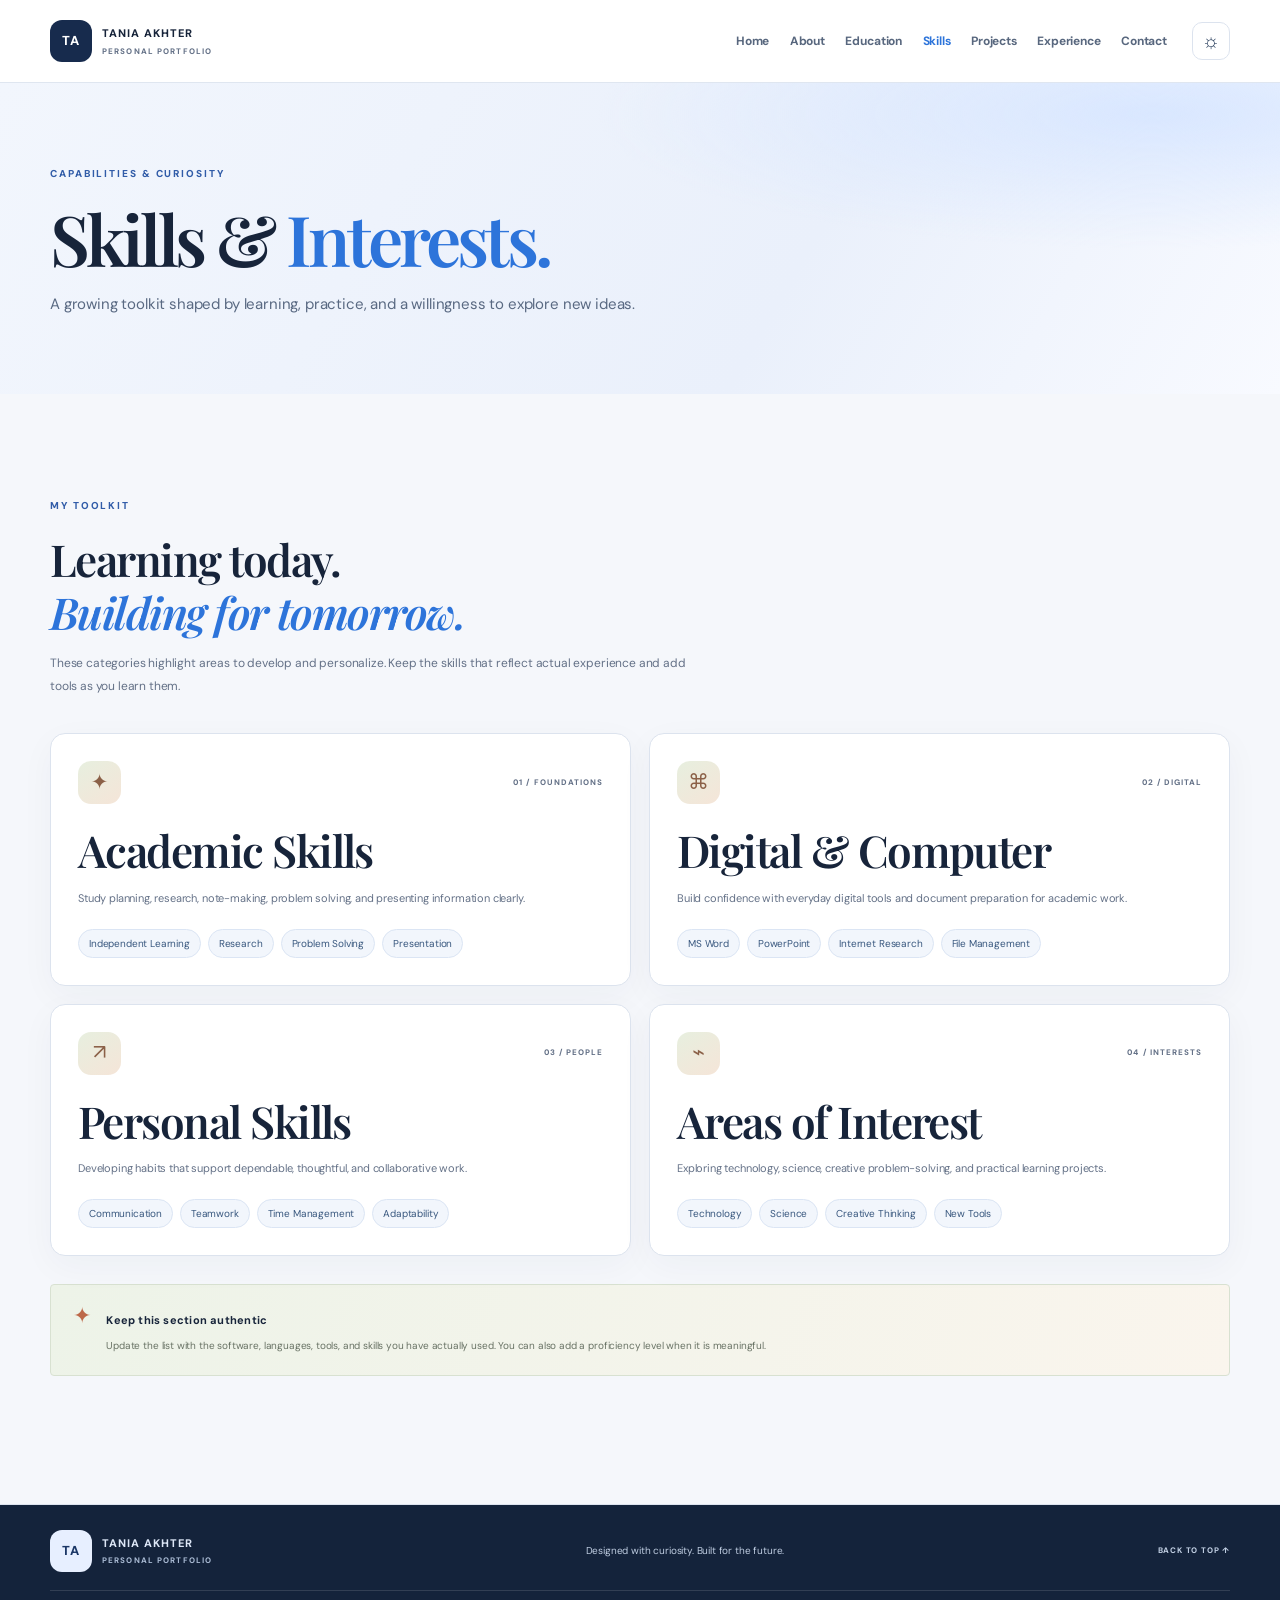
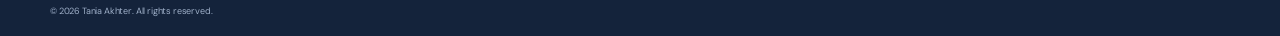
<file: skills.html>
<!doctype html>
<html lang="en">
<head>
  <meta charset="utf-8">
  <meta name="viewport" content="width=device-width, initial-scale=1">
  <meta name="description" content="Skills, learning interests, and developing technical abilities of Tania Akhter.">
  <title>Skills | Tania Akhter</title>
  <link rel="preconnect" href="https://fonts.googleapis.com">
  <link href="https://fonts.googleapis.com/css2?family=DM+Sans:wght@400;500;600;700;800&family=Playfair+Display:wght@600;700&display=swap" rel="stylesheet">
  <link rel="stylesheet" href="style.css">
</head>
<body>
<header class="header"><nav class="nav wrap">
  <a class="brand" href="index.html"><span class="brandmark">TA</span><span>TANIA AKHTER<small>PERSONAL PORTFOLIO</small></span></a>
  <button id="menuToggle" class="menu" aria-label="Toggle navigation">☰</button>
  <div class="links" id="navLinks"><a href="index.html">Home</a><a href="about.html">About</a><a href="education.html">Education</a><a href="skills.html" class="active">Skills</a><a href="projects.html">Projects</a><a href="experience.html">Experience</a><a href="contact.html">Contact</a></div>
  <button id="themeToggle" class="theme" aria-label="Toggle dark mode">☼</button>
</nav></header>
<main>
  <section class="page-hero"><div class="wrap"><p class="eyebrow">CAPABILITIES & CURIOSITY</p><h1>Skills & <span>Interests.</span></h1><p class="lead">A growing toolkit shaped by learning, practice, and a willingness to explore new ideas.</p></div></section>
  <section class="section wrap">
    <div class="section-intro"><p class="eyebrow">MY TOOLKIT</p><h2 class="subheading">Learning today.<br><em>Building for tomorrow.</em></h2><p class="muted">These categories highlight areas to develop and personalize. Keep the skills that reflect actual experience and add tools as you learn them.</p></div>
    <div class="skill-grid">
      <article class="skill-card"><div class="skill-top"><span class="skill-icon">✦</span><span class="skill-index">01 / FOUNDATIONS</span></div><h2>Academic Skills</h2><p>Study planning, research, note-making, problem solving, and presenting information clearly.</p><div class="chips"><span>Independent Learning</span><span>Research</span><span>Problem Solving</span><span>Presentation</span></div></article>
      <article class="skill-card"><div class="skill-top"><span class="skill-icon">⌘</span><span class="skill-index">02 / DIGITAL</span></div><h2>Digital & Computer</h2><p>Build confidence with everyday digital tools and document preparation for academic work.</p><div class="chips"><span>MS Word</span><span>PowerPoint</span><span>Internet Research</span><span>File Management</span></div></article>
      <article class="skill-card"><div class="skill-top"><span class="skill-icon">↗</span><span class="skill-index">03 / PEOPLE</span></div><h2>Personal Skills</h2><p>Developing habits that support dependable, thoughtful, and collaborative work.</p><div class="chips"><span>Communication</span><span>Teamwork</span><span>Time Management</span><span>Adaptability</span></div></article>
      <article class="skill-card"><div class="skill-top"><span class="skill-icon">⌁</span><span class="skill-index">04 / INTERESTS</span></div><h2>Areas of Interest</h2><p>Exploring technology, science, creative problem-solving, and practical learning projects.</p><div class="chips"><span>Technology</span><span>Science</span><span>Creative Thinking</span><span>New Tools</span></div></article>
    </div>
    <div class="skills-note"><span>✦</span><div><strong>Keep this section authentic</strong><p>Update the list with the software, languages, tools, and skills you have actually used. You can also add a proficiency level when it is meaningful.</p></div></div>
  </section>
</main>
<footer class="footer"><div class="wrap foot"><a class="brand" href="index.html"><span class="brandmark">TA</span><span>TANIA AKHTER<small>PERSONAL PORTFOLIO</small></span></a><p>Designed with curiosity. Built for the future.</p><a href="index.html">BACK TO TOP ↑</a></div><div class="wrap copyright">© <span id="year"></span> Tania Akhter. All rights reserved.</div></footer>
<script src="script.js"></script>
</body></html>
</file>
<file: style.css>
/* Visual reference: https://kawsar-jstu.github.io/Kawsar-s-Portfolio/index.html | Adapted for Tania Akhter; original content and palette retained. */ /* Editorial portfolio inspired by the reference website. */ :root {
    --bg:#f7f7f2;
    --paper:#fff;
    --ink:#202820;
    --muted:#72786e;
    --green:#d9e8d0;
    --olive:#596d4a;
    --accent:#d8754d;
    --line:#e1e4da;
    --shadow:0 18px 50px #172b2412
}
* {
    box-sizing:border-box
}
html {
    scroll-behavior:smooth;
    scroll-padding-top:85px
}
body {
    margin:0;
    background:var(--bg);
    color:var(--ink);
    font-family:"DM Sans",sans-serif;
    line-height:1.7
}
a {
    color:inherit;
    text-decoration:none
}
.wrap {
    width:min(1140px,calc(100% - 48px));
    margin:auto
}
.header {
    position:sticky;
    top:0;
    z-index:20;
    background:#f7f7f2ed;
    backdrop-filter:blur(14px);
    border-bottom:1px solid var(--line)
}
.nav {
    min-height:78px;
    display:flex;
    align-items:center;
    gap:23px
}
.brand {
    display:flex;
    align-items:center;
    gap:10px;
    font-size:10px;
    letter-spacing:.12em;
    font-weight:800;
    white-space:nowrap
}
.brand small {
    display:block;
    font-size:7px;
    color:var(--muted);
    letter-spacing:.16em
}
.brandmark {
    display:grid;
    place-items:center;
    width:37px;
    height:37px;
    background:var(--ink);
    color:var(--green);
    border-radius:50%;
    font-family:"Playfair Display",serif;
    font-size:13px
}
.links {
    display:flex;
    align-items:center;
    justify-content:flex-end;
    gap:20px;
    margin-left:auto
}
.links a {
    font-size:10px;
    font-weight:700;
    color:#667065
}
.links a:hover,.links a.active {
    color:var(--accent)
}
.theme,.menu {
    border:0;
    background:transparent;
    color:var(--ink);
    font-size:20px;
    cursor:pointer
}
.menu {
    display:none
}
.hero {
    position:relative;
    overflow:hidden;
    background:var(--green);
    min-height:600px;
    display:flex;
    align-items:center
}
.hero:before {
    content:"";
    position:absolute;
    inset:0;
    background-image:linear-gradient(#6d805b10 1px,transparent 1px),linear-gradient(90deg,#6d805b10 1px,transparent 1px);
    background-size:44px 44px;
    mask-image:linear-gradient(90deg,black,transparent)
}
.hero-grid {
    position:relative;
    display:grid;
    grid-template-columns:1.1fr .9fr;
    align-items:center;
    gap:65px;
    padding-block:75px 90px
}
.eyebrow {
    font-size:9px;
    font-weight:800;
    letter-spacing:.17em;
    color:var(--olive);
    margin:0 0 19px
}
.hero h1,.page-hero h1 {
    font:600 clamp(48px,6vw,76px)/1.08 "Playfair Display",Georgia,serif;
    letter-spacing:-.06em;
    margin:0 0 17px
}
.hero h1 span,.page-hero h1 span {
    color:var(--olive)
}
.hero h3 {
    font-size:13px;
    letter-spacing:.04em;
    margin:0 0 13px
}
.lead {
    font-size:14px;
    line-height:1.9;
    max-width:490px;
    color:#586254
}
.actions {
    display:flex;
    align-items:center;
    gap:24px;
    margin-top:28px;
    flex-wrap:wrap
}
.btn {
    display:inline-block;
    background:var(--ink);
    color:#fff;
    padding:13px 17px;
    border-radius:3px;
    font-size:10px;
    font-weight:800
}
.text-link,.inline {
    font-size:10px;
    font-weight:800;
    border-bottom:1px solid #a7b19c;
    padding-bottom:5px
}
.stats {
    display:flex;
    gap:35px;
    border-top:1px solid #7f92714d;
    margin-top:44px;
    padding-top:19px
}
.stats div {
    display:flex;
    flex-direction:column
}
.stats small {
    font-size:8px;
    letter-spacing:.12em;
    color:#68735e
}
.stats b {
    font-size:16px;
    margin-top:3px
}
.art {
    position:relative;
    min-height:390px;
    display:grid;
    place-items:center
}
.profile {
    position:relative;
    width:300px;
    padding:19px 23px 25px;
    background:var(--bg);
    border:1px solid #26342622;
    box-shadow:12px 14px 0 #596d4a20;
    transform:rotate(2deg)
}
.profile>small {
    display:block;
    border-bottom:1px solid var(--line);
    padding-bottom:10px;
    font-size:8px;
    font-weight:800;
    letter-spacing:.14em
}
.monogram {
    width:170px;
    height:170px;
    display:flex;
    align-items:center;
    justify-content:center;
    margin:27px auto 17px;
    border-radius:50%;
    background:var(--green);
    border:1px solid #a7b99b;
    color:var(--olive);
    font:80px "Playfair Display",serif;
    letter-spacing:-.1em
}
.monogram span {
    color:var(--accent);
    font-size:65px;
    margin-left:-9px
}
.profile h2 {
    text-align:center;
    font:600 24px "Playfair Display",serif;
    margin:0
}
.profile>p {
    text-align:center;
    color:var(--muted);
    font-size:9px;
    margin:2px 0 18px
}
.profile hr {
    border:0;
    border-top:1px solid var(--line)
}
.mini {
    display:flex;
    justify-content:space-between;
    gap:8px;
    font-size:9px;
    margin-top:7px
}
.mini span {
    color:var(--muted)
}
.float {
    position:absolute;
    display:flex;
    align-items:center;
    gap:10px;
    background:white;
    padding:10px 13px;
    box-shadow:var(--shadow);
    font-size:21px;
    color:var(--accent)
}
.float span {
    display:block;
    color:var(--ink)
}
.float b,.float small {
    display:block
}
.float b {
    font-size:9px
}
.float small {
    font-size:8px;
    color:var(--muted)
}
.f1 {
    top:30px;
    right:-5px
}
.f2 {
    bottom:24px;
    left:-15px
}
.scroll {
    position:absolute;
    bottom:18px;
    left:50%;
    transform:translateX(-50%);
    font-size:8px;
    font-weight:800;
    letter-spacing:.15em;
    color:#65745c
}
.section {
    padding-block:90px
}
.split {
    display:grid;
    grid-template-columns:1fr 1fr;
    gap:70px;
    align-items:start
}
.split h2,.center h2,.contact h2 {
    font:600 clamp(32px,4vw,47px)/1.2 "Playfair Display",serif;
    letter-spacing:-.05em;
    margin:0
}
.split h2 em,.center h2 em,.contact h2 em {
    color:var(--olive)
}
.split .lead {
    font:20px/1.5 "Playfair Display",serif;
    color:var(--ink);
    margin-top:0
}
.muted {
    color:var(--muted);
    font-size:12px;
    line-height:1.9
}
.page-hero {
    background:var(--green);
    padding:72px 0 65px
}
.page-hero h1 {
    font-size:clamp(45px,6vw,68px);
    margin-bottom:14px
}
.page-hero .lead {
    margin:0
}
.edu {
    max-width:850px;
    margin:30px auto 0;
    display:grid;
    gap:17px
}
.edu-card {
    display:grid;
    grid-template-columns:44px 1fr;
    gap:20px;
    padding:27px;
    background:var(--paper);
    border:1px solid var(--line);
    border-radius:4px
}
.edu-card.highlight {
    border-left:4px solid var(--olive)
}
.num {
    width:40px;
    height:40px;
    display:grid;
    place-items:center;
    border-radius:50%;
    background:var(--green);
    color:var(--olive);
    font-size:11px;
    font-weight:800
}
.edu-card small {
    font-size:8px;
    font-weight:800;
    letter-spacing:.14em;
    color:var(--olive)
}
.edu-card h2 {
    font:600 23px "Playfair Display",serif;
    margin:7px 0 3px
}
.edu-card p {
    margin:0
}
.gpa {
    display:inline-flex;
    align-items:baseline;
    gap:8px;
    margin-top:15px;
    padding:7px 12px;
    background:#edf3e8;
    border-radius:3px;
    color:var(--olive);
    font-size:10px
}
.gpa b {
    font-size:20px
}
.certificate {
    max-width:800px;
    margin:20px auto;
    padding:16px;
    background:var(--paper);
    border:1px solid var(--line);
    box-shadow:var(--shadow)
}
.certificate img {
    display:block;
    width:100%;
    max-height:460px;
    object-fit:contain
}
.certificate p {
    text-align:center;
    color:var(--muted);
    font-size:9px;
    margin:12px 0 0
}
.cards {
    display:grid;
    grid-template-columns:repeat(3,1fr);
    gap:18px
}
.cards article {
    padding:27px;
    background:var(--paper);
    border:1px solid var(--line);
    min-height:190px
}
.cards article>b {
    display:grid;
    place-items:center;
    width:36px;
    height:36px;
    border-radius:50%;
    background:var(--green);
    color:var(--olive);
    font-size:10px
}
.cards h2 {
    font:600 20px "Playfair Display",serif;
    margin:18px 0 7px
}
.cards p {
    font-size:11px
}
.note {
    font-size:10px;
    color:var(--muted);
    margin-top:20px
}
.center {
    text-align:center;
    background:var(--green);
    margin-block:60px;
    padding:55px 25px
}
.center .muted {
    max-width:500px;
    margin:15px auto
}
.chips {
    display:flex;
    flex-wrap:wrap;
    gap:8px;
    margin-top:20px
}
.chips span {
    border:1px solid var(--line);
    padding:7px 11px;
    border-radius:20px;
    font-size:9px;
    color:var(--olive)
}
.contact {
    display:grid;
    grid-template-columns:1fr 1fr;
    gap:40px;
    background:var(--green);
    padding:38px
}
.contact h2 {
    margin-bottom:15px
}
.contact-item {
    display:grid;
    align-content:center;
    gap:5px;
    padding:20px;
    background:var(--bg)
}
.contact-item small {
    font-size:8px;
    font-weight:800;
    letter-spacing:.12em;
    color:var(--olive);
    margin-top:7px
}
.contact-item b {
    font-size:11px
}
.footer {
    border-top:1px solid var(--line);
    padding:25px 0 17px
}
.foot {
    display:flex;
    align-items:center;
    justify-content:space-between;
    gap:18px
}
.foot p {
    font-size:10px;
    color:var(--muted);
    margin:0
}
.foot>a:last-child {
    font-size:8px;
    font-weight:800;
    letter-spacing:.1em
}
.copyright {
    font-size:9px;
    color:var(--muted);
    border-top:1px solid var(--line);
    padding-top:13px;
    margin-top:18px
}
body.dark {
    --bg:#121a17;
    --paper:#1b2520;
    --ink:#edf0e8;
    --muted:#a1ab9f;
    --green:#28382c;
    --olive:#b6d09f;
    --accent:#f09a70;
    --line:#354139;
    background:var(--bg);
    color:var(--ink)
}
body.dark .header {
    background:#121a17ed
}
body.dark .hero,body.dark .page-hero,body.dark .center,body.dark .contact {
    background:#28382c
}
body.dark .lead {
    color:#c2cdbb
}
body.dark .profile,body.dark .edu-card,body.dark .cards article,body.dark .certificate {
    background:var(--paper)
}
body.dark .float {
    background:var(--paper)
}
body.dark .float span {
    color:var(--ink)
}
body.dark .contact-item {
    background:var(--paper)
}
body.dark .btn {
    background:var(--olive);
    color:#172018
}
@media(max-width:950px) {
    .links {
        gap:12px
    }
    .links a {
        font-size:9px
    }
    .hero-grid {
        gap:30px
    }
}
@media(max-width:720px) {
    .wrap {
        width:calc(100% - 34px)
    }
    .nav {
        min-height:68px
    }
    .menu {
        display:block;
        margin-left:auto
    }
    .links {
        display:none;
        position:absolute;
        top:67px;
        left:0;
        right:0;
        margin:0;
        padding:18px 24px;
        background:var(--bg);
        border-bottom:1px solid var(--line);
        flex-direction:column;
        align-items:flex-start;
        gap:14px
    }
    .links.open {
        display:flex
    }
    .hero-grid {
        grid-template-columns:1fr;
        gap:15px;
        padding-block:55px 75px
    }
    .hero h1 {
        font-size:53px
    }
    .art {
        min-height:365px
    }
    .profile {
        width:275px
    }
    .f1 {
        right:0
    }
    .f2 {
        left:0
    }
    .section {
        padding-block:65px
    }
    .split,.contact {
        grid-template-columns:1fr;
        gap:24px
    }
    .split h2 {
        font-size:35px
    }
    .cards {
        grid-template-columns:1fr
    }
    .page-hero {
        padding:53px 0
    }
    .edu-card {
        padding:20px;
        grid-template-columns:40px 1fr;
        gap:14px
    }
    .edu-card h2 {
        font-size:20px
    }
    .foot {
        flex-wrap:wrap
    }
    .foot p {
        order:3;
        flex-basis:100%
    }
    .stats {
        gap:20px
    }
    .stats b {
        font-size:14px
    }
}
/* Refined project and skill sections */ :root {
    --accent:#bd6849;
    --green:#dce8d7;
    --olive:#526d50;
    --bg:#f6f5ef;
    --line:#e0e3d9
}
.page-hero {
    background:linear-gradient(118deg,#e2ebdc 0%,#d4e2d0 58%,#f1e8db 100%)
}
.eyebrow {
    color:#8b6047
}
.hero h1 span,.page-hero h1 span,.split h2 em,.center h2 em,.contact h2 em {
    color:#526d50
}
.brandmark {
    background:#263b32;
    color:#e5edda
}
.btn {
    background:#263b32
}
.cards article,.edu-card,.skill-card,.project-card {
    box-shadow:0 12px 32px #1f35240a;
    transition:transform .22s ease,box-shadow .22s ease,border-color .22s ease
}
.cards article:hover,.edu-card:hover,.skill-card:hover,.project-card:hover {
    transform:translateY(-4px);
    box-shadow:0 18px 40px #1f352416;
    border-color:#c3d0bb
}
.section-intro {
    max-width:650px;
    margin-bottom:35px
}
.subheading {
    font:600 clamp(34px,4vw,48px)/1.16 "Playfair Display",Georgia,serif;
    letter-spacing:-.045em;
    margin:0 0 14px
}
.subheading em {
    color:var(--olive)
}
.skill-grid {
    display:grid;
    grid-template-columns:repeat(2,minmax(0,1fr));
    gap:18px
}
.skill-card {
    padding:27px;
    background:var(--paper);
    border:1px solid var(--line);
    border-radius:5px;
    min-height:245px
}
.skill-top {
    display:flex;
    align-items:center;
    justify-content:space-between
}
.skill-icon {
    display:grid;
    place-items:center;
    width:43px;
    height:43px;
    border-radius:13px;
    background:linear-gradient(145deg,#e7efdf,#f5e5d8);
    color:#8b6047;
    font-size:21px
}
.skill-index,.project-meta {
    font-size:8px;
    font-weight:800;
    letter-spacing:.13em;
    color:var(--muted)
}
.skill-card h2,.project-body h2 {
    font:600 24px "Playfair Display",Georgia,serif;
    margin:20px 0 8px
}
.skill-card>p,.project-body>p {
    font-size:11px;
    line-height:1.9;
    color:var(--muted)
}
.chips {
    gap:7px
}
.chips span {
    border-color:#dfe5d9;
    background:#f8f8f3;
    color:#526d50;
    padding:6px 10px
}
.skills-note {
    display:flex;
    gap:15px;
    align-items:flex-start;
    margin-top:28px;
    padding:20px 22px;
    border:1px solid #d8e1d1;
    background:linear-gradient(110deg,#edf3e8,#faf5ed);
    border-radius:4px
}
.skills-note>span {
    font-size:22px;
    color:#bd6849;
    line-height:1
}
.skills-note strong {
    font-size:11px;
    letter-spacing:.02em
}
.skills-note p {
    margin:5px 0 0;
    color:#687264;
    font-size:10px;
    line-height:1.8
}
.project-heading {
    display:grid;
    grid-template-columns:1fr .75fr;
    gap:45px;
    align-items:end;
    margin-bottom:35px
}
.project-heading>.muted {
    max-width:390px;
    margin-bottom:4px
}
.project-grid {
    display:grid;
    grid-template-columns:repeat(2,minmax(0,1fr));
    gap:20px;
    align-items:stretch
}
.project-card {
    overflow:hidden;
    border:1px solid var(--line);
    border-radius:5px;
    background:var(--paper)
}
.project-feature {
    grid-row:span 1
}
.project-art {
    height:190px;
    position:relative;
    overflow:hidden;
    display:flex;
    align-items:center;
    justify-content:center;
    background:#dce8d7
}
.art-label,.art-caption {
    position:absolute;
    left:18px;
    font-size:8px;
    font-weight:800;
    letter-spacing:.15em;
    color:#53644e
}
.art-label {
    top:16px
}
.art-caption {
    bottom:14px
}
.art-circuit {
    background:radial-gradient(circle at 75% 30%,#f7ebda 0%,transparent 27%),linear-gradient(135deg,#dce8d7,#b8cbb5)
}
.circuit-symbol {
    font-size:110px;
    font-weight:300;
    color:#496b51;
    transform:rotate(-15deg);
    text-shadow:5px 8px 0 #ffffff5c
}
.art-web {
    background:linear-gradient(135deg,#f0dfd1,#e8c6b0)
}
.art-web .art-label,.art-web .art-caption {
    color:#80513d
}
.browser-art {
    width:68%;
    height:112px;
    border:1px solid #c49b82;
    background:#fffaf4;
    border-radius:5px;
    box-shadow:9px 10px 0 #a9664930;
    padding:13px 15px;
    display:flex;
    flex-direction:column;
    position:relative
}
.browser-art i {
    width:5px;
    height:5px;
    background:#bd6849;
    border-radius:50%;
    display:inline-block;
    margin-right:4px
}
.browser-art b {
    font:600 19px "Playfair Display",serif;
    color:#324a3c;
    margin-top:10px
}
.browser-art span {
    font-size:8px;
    color:#8b6047
}
.art-report {
    background:linear-gradient(135deg,#e2e8ed,#c4d1dc)
}
.art-report .art-label,.art-report .art-caption {
    color:#526579
}
.report-art {
    width:112px;
    height:135px;
    background:#fbfaf6;
    box-shadow:8px 8px 0 #617b8a30;
    padding:15px 12px;
    display:flex;
    flex-direction:column;
    gap:8px;
    transform:rotate(3deg)
}
.report-art span {
    font-size:6px;
    font-weight:800;
    letter-spacing:.13em;
    color:#bd6849
}
.report-art b {
    font:600 16px/1.1 "Playfair Display",serif;
    color:#31495a
}
.report-art i {
    display:block;
    width:100%;
    height:3px;
    background:#d8e0e2
}
.report-art i:last-child {
    width:65%
}
.project-body {
    padding:22px 24px 25px
}
.project-meta {
    display:flex;
    justify-content:space-between;
    gap:10px;
    border-bottom:1px solid var(--line);
    padding-bottom:12px
}
.project-body h2 {
    margin:17px 0 7px
}
.project-body>p {
    min-height:63px;
    margin:0
}
body.dark .page-hero {
    background:linear-gradient(118deg,#26382c,#344638 58%,#3b3028)
}
body.dark .skill-card,body.dark .project-card {
    background:var(--paper)
}
body.dark .chips span {
    background:#202b24;
    border-color:#405143;
    color:#c4d9b8
}
body.dark .skills-note {
    background:linear-gradient(110deg,#26382c,#302b25);
    border-color:#435342
}
body.dark .skills-note p {
    color:#c0c9ba
}
body.dark .art-circuit {
    background:linear-gradient(135deg,#293d30,#455d46)
}
body.dark .art-web {
    background:linear-gradient(135deg,#48372d,#604535)
}
body.dark .art-report {
    background:linear-gradient(135deg,#293742,#3a4e5e)
}
body.dark .browser-art,body.dark .report-art {
    background:#f7f3e9
}
@media(max-width:720px) {
    .skill-grid,.project-grid,.project-heading {
        grid-template-columns:1fr
    }
    .project-heading {
        gap:15px
    }
    .project-art {
        height:175px
    }
    .skill-card {
        min-height:unset
    }
    .project-body>p {
        min-height:unset
    }
    .skills-note {
        padding:17px
    }
}
/* Professional homepage refinement: balanced sage, ivory and muted terracotta */ :root {
    --bg:#f7f6f1;
    --paper:#fffefa;
    --ink:#1f2d27;
    --muted:#68746b;
    --green:#e1eadb;
    --olive:#3f634d;
    --accent:#b96549;
    --line:#dfe4da;
    --shadow:0 18px 50px #172b2415;
}
.header {
    background:#f7f6f1ed
}
.brandmark {
    background:#24372d;
    color:#e7efdf
}
.links a {
    font-size:11px
}
.links a:hover,.links a.active {
    color:#b96549
}
.hero {
    background:linear-gradient(118deg,#e7eee1 0%,#dbe7d4 58%,#f2e7dc 100%)
}
.hero:before {
    background-image:linear-gradient(#49654a0b 1px,transparent 1px),linear-gradient(90deg,#49654a0b 1px,transparent 1px)
}
.hero-grid {
    gap:clamp(30px,5vw,65px)
}
.hero h1 {
    color:#1f2d27
}
.hero h1 span {
    color:#3f634d
}
.hero .lead {
    color:#536257;
    max-width:510px
}
.btn {
    background:#24372d;
    border-radius:5px;
    padding:14px 20px;
    transition:transform .2s,background .2s
}
.btn:hover {
    background:#3f634d;
    transform:translateY(-2px)
}
.text-link,.inline {
    border-color:#b96549
}
.profile {
    border-radius:8px;
    box-shadow:14px 16px 0 #3f634d20;
    transform:rotate(1deg)
}
.monogram {
    background:linear-gradient(145deg,#e4eddd,#f3e5d8);
    border-color:#c2d0bb
}
.monogram span {
    color:#b96549
}
.float {
    border-radius:7px;
    color:#b96549
}
.stats {
    gap:clamp(14px,3vw,35px);
    border-color:#667c6040
}
.stats small {
    font-size:9px;
    color:#5d705d
}
.stats b {
    font-size:clamp(13px,1.5vw,16px);
    white-space:nowrap
}
.stats .out-of {
    font-size:10px;
    font-weight:500;
    color:#68746b
}
.section {
    padding-block:clamp(62px,8vw,90px)
}
.page-hero {
    background:linear-gradient(118deg,#e7eee1,#dbe7d4 65%,#f2e7dc)
}
body.dark .hero {
    background:linear-gradient(118deg,#26382c,#344638 58%,#3b3028)
}
body.dark .header {
    background:#18231ded
}
@media(max-width:720px) {
    .hero {
        min-height:unset
    }
    .hero-grid {
        grid-template-columns:1fr;
        gap:18px;
        padding-block:58px 75px
    }
    .hero h1 {
        font-size:clamp(46px,13vw,66px)
    }
    .art {
        min-height:350px;
        margin-top:0
    }
    .profile {
        width:min(300px,82vw)
    }
    .f1 {
        right:0;
        top:12px
    }
    .f2 {
        left:0;
        bottom:8px
    }
    .stats {
        gap:12px;
        justify-content:space-between
    }
    .stats small {
        font-size:7px;
        letter-spacing:.08em
    }
    .stats b {
        font-size:12px
    }
    .stats .out-of {
        font-size:9px
    }
    .scroll {
        white-space:nowrap
    }
}
/* ===== Professional refresh: refined navy, ivory and blue ===== */ :root {
    --bg:#f5f7fb;
    --paper:#ffffff;
    --ink:#17243a;
    --muted:#647187;
    --green:#e8eef9;
    --olive:#315ca8;
    --accent:#2d74da;
    --line:#dce3ee;
    --shadow:0 20px 55px rgba(25,45,80,.09);
}
body {
    font-family:"DM Sans",Inter,system-ui,sans-serif;
    color:var(--ink);
    letter-spacing:-.01em
}
.wrap {
    width:min(1180px,calc(100% - 56px))
}
.header {
    background:rgba(255,255,255,.92);
    border-bottom:1px solid #dfe6f0
}
.nav {
    min-height:82px;
    gap:25px
}
.brand {
    font-size:11px;
    letter-spacing:.09em
}
.brand small {
    font-size:8px;
    letter-spacing:.14em;
    margin-top:2px
}
.brandmark {
    width:42px;
    height:42px;
    border-radius:12px;
    background:#172b4d;
    color:#fff;
    font-family:"DM Sans",sans-serif;
    font-weight:800
}
.links {
    gap:clamp(12px,1.6vw,22px)
}
.links a {
    font-size:12px;
    color:#58677e;
    transition:color .2s
}
.links a:hover,.links a.active {
    color:var(--accent)
}
.theme,.menu {
    width:38px;
    height:38px;
    border:1px solid var(--line);
    border-radius:10px;
    background:#fff;
    color:#233958
}
.hero,.page-hero {
    background:radial-gradient(ellipse at 90% 10%,#d9e7ff 0,transparent 34%),linear-gradient(120deg,#f2f6fd 0%,#eaf0fb 62%,#f8faff 100%)
}
.hero {
    min-height:640px
}
.hero:before {
    background-image:linear-gradient(#315ca80a 1px,transparent 1px),linear-gradient(90deg,#315ca80a 1px,transparent 1px);
    background-size:40px 40px
}
.hero-grid {
    grid-template-columns:1.08fr .92fr;
    gap:clamp(35px,6vw,80px);
    padding-block:90px 95px
}
.eyebrow {
    font-size:10px;
    letter-spacing:.19em;
    color:#315ca8
}
.hero h1,.page-hero h1 {
    font-family:"Playfair Display",Georgia,serif;
    letter-spacing:-.055em
}
.hero h1 {
    font-size:clamp(54px,6.4vw,82px);
    line-height:1.02
}
.hero h1 span,.page-hero h1 span {
    color:#2d74da
}
.hero h3 {
    font-size:15px;
    color:#354965;
    font-weight:700
}
.lead {
    font-size:15px;
    line-height:1.85;
    color:#596982
}
.btn {
    background:#1d355c;
    border-radius:8px;
    padding:14px 20px;
    font-size:12px;
    box-shadow:0 7px 18px #1d355c20
}
.btn:hover {
    background:#2d74da
}
.text-link,.inline {
    font-size:12px;
    border-color:#8caee8
}
.profile {
    width:320px;
    border:1px solid #dbe4f2;
    border-radius:16px;
    box-shadow:18px 18px 0 #315ca812;
    transform:rotate(0);
    padding:22px 25px 26px;
    background:rgba(255,255,255,.96)
}
.profile>small {
    color:#73819a
}
.monogram {
    width:180px;
    height:180px;
    background:linear-gradient(145deg,#e8f0ff,#d6e4ff);
    border:1px solid #c8d9f7;
    color:#244c91;
    font-family:"Playfair Display",serif
}
.monogram span {
    color:#2d74da
}
.profile h2 {
    font-family:"Playfair Display",Georgia,serif;
    font-size:24px
}
.float {
    border:1px solid #e1e8f3;
    background:#fff;
    border-radius:11px;
    box-shadow:0 10px 30px #1d355c12;
    padding:13px 16px;
    color:#2d74da
}
.float b {
    color:#17243a
}
.float small {
    color:#73819a
}
.stats {
    border-color:#c9d7eb;
    gap:clamp(15px,3vw,35px)
}
.stats small {
    font-size:9px;
    color:#647894
}
.stats b {
    font-size:16px;
    color:#17243a
}
.section {
    padding-block:clamp(70px,8vw,105px)
}
.section h2,.subheading {
    font-family:"Playfair Display",Georgia,serif;
    color:#17243a;
    letter-spacing:-.035em
}
.section h2 {
    font-size:clamp(30px,4vw,44px);
    line-height:1.2
}
.section h2 em {
    color:#2d74da
}
.page-hero {
    padding:82px 0 76px
}
.page-hero h1 {
    font-size:clamp(46px,6vw,70px)
}
.page-hero .lead {
    max-width:650px
}
.skill-card,.project-card {
    border:1px solid var(--line);
    border-radius:15px;
    box-shadow:0 10px 35px #1b31500a;
    overflow:hidden
}
.skill-card {
    background:#fff
}
.project-card {
    background:#fff;
    transition:transform .22s,box-shadow .22s
}
.project-card:hover {
    transform:translateY(-4px);
    box-shadow:0 18px 40px #1b315016
}
.project-art {
    border-radius:0
}
.chips span {
    border:1px solid #dbe5f4;
    background:#f2f6fc;
    color:#38577e;
    border-radius:999px;
    padding:5px 10px;
    font-size:10px
}
.footer {
    background:#14233b;
    color:#dce6f6;
    margin-top:25px
}
.footer .brandmark {
    background:#e7efff;
    color:#1b3766
}
.footer .brand small {
    color:#a9bad3
}
.footer .foot p,.footer .foot>a:last-child {
    color:#c0cee2
}
.copyright {
    border-top:1px solid #ffffff20;
    color:#9eafc8
}
body.dark {
    --bg:#0e1726;
    --paper:#152238;
    --ink:#edf3ff;
    --muted:#a5b4ca;
    --line:#2a3a53;
    --green:#182a45;
    --olive:#8db5ff;
    --accent:#80adff;
    background:var(--bg);
    color:var(--ink)
}
body.dark .header {
    background:rgba(14,23,38,.94);
    border-color:#2a3a53
}
body.dark .theme,body.dark .menu {
    background:#152238;
    color:#edf3ff;
    border-color:#2a3a53
}
body.dark .hero,body.dark .page-hero {
    background:radial-gradient(ellipse at 90% 10%,#203b62 0,transparent 35%),linear-gradient(120deg,#15243b,#192b46)
}
body.dark .hero h1,body.dark .section h2,body.dark .subheading,body.dark .profile h2 {
    color:#edf3ff
}
body.dark .hero h1 span,body.dark .page-hero h1 span,body.dark .section h2 em {
    color:#8db5ff
}
body.dark .hero h3,body.dark .hero .lead,body.dark .lead,body.dark .muted {
    color:#b3c1d6
}
body.dark .profile,body.dark .float,body.dark .skill-card,body.dark .project-card {
    background:#152238;
    border-color:#2a3a53;
    color:#edf3ff
}
body.dark .float b,body.dark .stats b {
    color:#edf3ff
}
body.dark .float small,body.dark .stats small {
    color:#a5b4ca
}
body.dark .monogram {
    background:linear-gradient(145deg,#203b62,#263e60);
    border-color:#38577e;
    color:#b9d1ff
}
body.dark .chips span {
    background:#1c2d47;
    border-color:#334b6c;
    color:#c7d9f5
}
body.dark .footer {
    background:#080f1b
}
@media(max-width:900px) {
    .links {
        gap:11px
    }
    .links a {
        font-size:11px
    }
    .nav {
        gap:14px
    }
}
@media(max-width:720px) {
    .wrap {
        width:min(100% - 36px,600px)
    }
    .nav {
        min-height:72px
    }
    .menu {
        display:block;
        margin-left:auto
    }
    .links {
        display:none;
        position:absolute;
        left:18px;
        right:18px;
        top:72px;
        background:#fff;
        border:1px solid var(--line);
        border-radius:12px;
        padding:14px;
        box-shadow:0 18px 35px #14233b18;
        flex-direction:column;
        align-items:stretch;
        gap:0
    }
    .links.open {
        display:flex
    }
    .links a {
        padding:11px 10px;
        font-size:13px;
        border-radius:7px
    }
    .links a:hover,.links a.active {
        background:#f0f5fd
    }
    body.dark .links {
        background:#152238
    }
    body.dark .links a:hover,body.dark .links a.active {
        background:#20324e
    }
    .hero {
        min-height:unset
    }
    .hero-grid {
        grid-template-columns:1fr;
        gap:12px;
        padding-block:62px 75px
    }
    .hero h1 {
        font-size:clamp(48px,12vw,68px)
    }
    .art {
        min-height:360px;
        margin-top:5px
    }
    .profile {
        width:min(320px,84vw)
    }
    .f1 {
        right:0;
        top:10px
    }
    .f2 {
        left:0;
        bottom:6px
    }
    .stats {
        gap:12px;
        justify-content:space-between
    }
    .stats small {
        font-size:7px;
        letter-spacing:.07em
    }
    .stats b {
        font-size:12px;
        white-space:normal
    }
    .stats .out-of {
        font-size:9px
    }
    .page-hero {
        padding:62px 0 56px
    }
}
@media(prefers-reduced-motion:reduce) {
    html {
        scroll-behavior:auto
    }
    *,*:before,*:after {
        transition:none!important
    }
}


/* =========================================================
   Profile photo and usability refinements
   ========================================================= */
.profile-avatar-wrapper {
    display: grid;
    place-items: center;
    margin: 24px auto 18px;
}

.profile-avatar {
    display: block;
    width: 180px;
    height: 180px;
    margin: 0 auto;
    border: 5px solid #ffffff;
    border-radius: 50%;
    object-fit: cover;
    object-position: center 35%;
    box-shadow: 0 10px 28px rgba(28, 53, 92, 0.14);
    background: #e8eef9;
}

.profile-avatar:focus-visible,
a:focus-visible,
button:focus-visible {
    outline: 3px solid var(--accent);
    outline-offset: 4px;
}

button, .btn, .text-link, .inline, .links a {
    transition: color 180ms ease, background-color 180ms ease, transform 180ms ease, box-shadow 180ms ease;
}

@media (max-width: 720px) {
    .profile-avatar {
        width: 170px;
        height: 170px;
    }
}

@media (prefers-reduced-motion: reduce) {
    *,
    *::before,
    *::after {
        scroll-behavior: auto !important;
        transition-duration: 0.01ms !important;
        animation-duration: 0.01ms !important;
        animation-iteration-count: 1 !important;
    }
}
</file>
